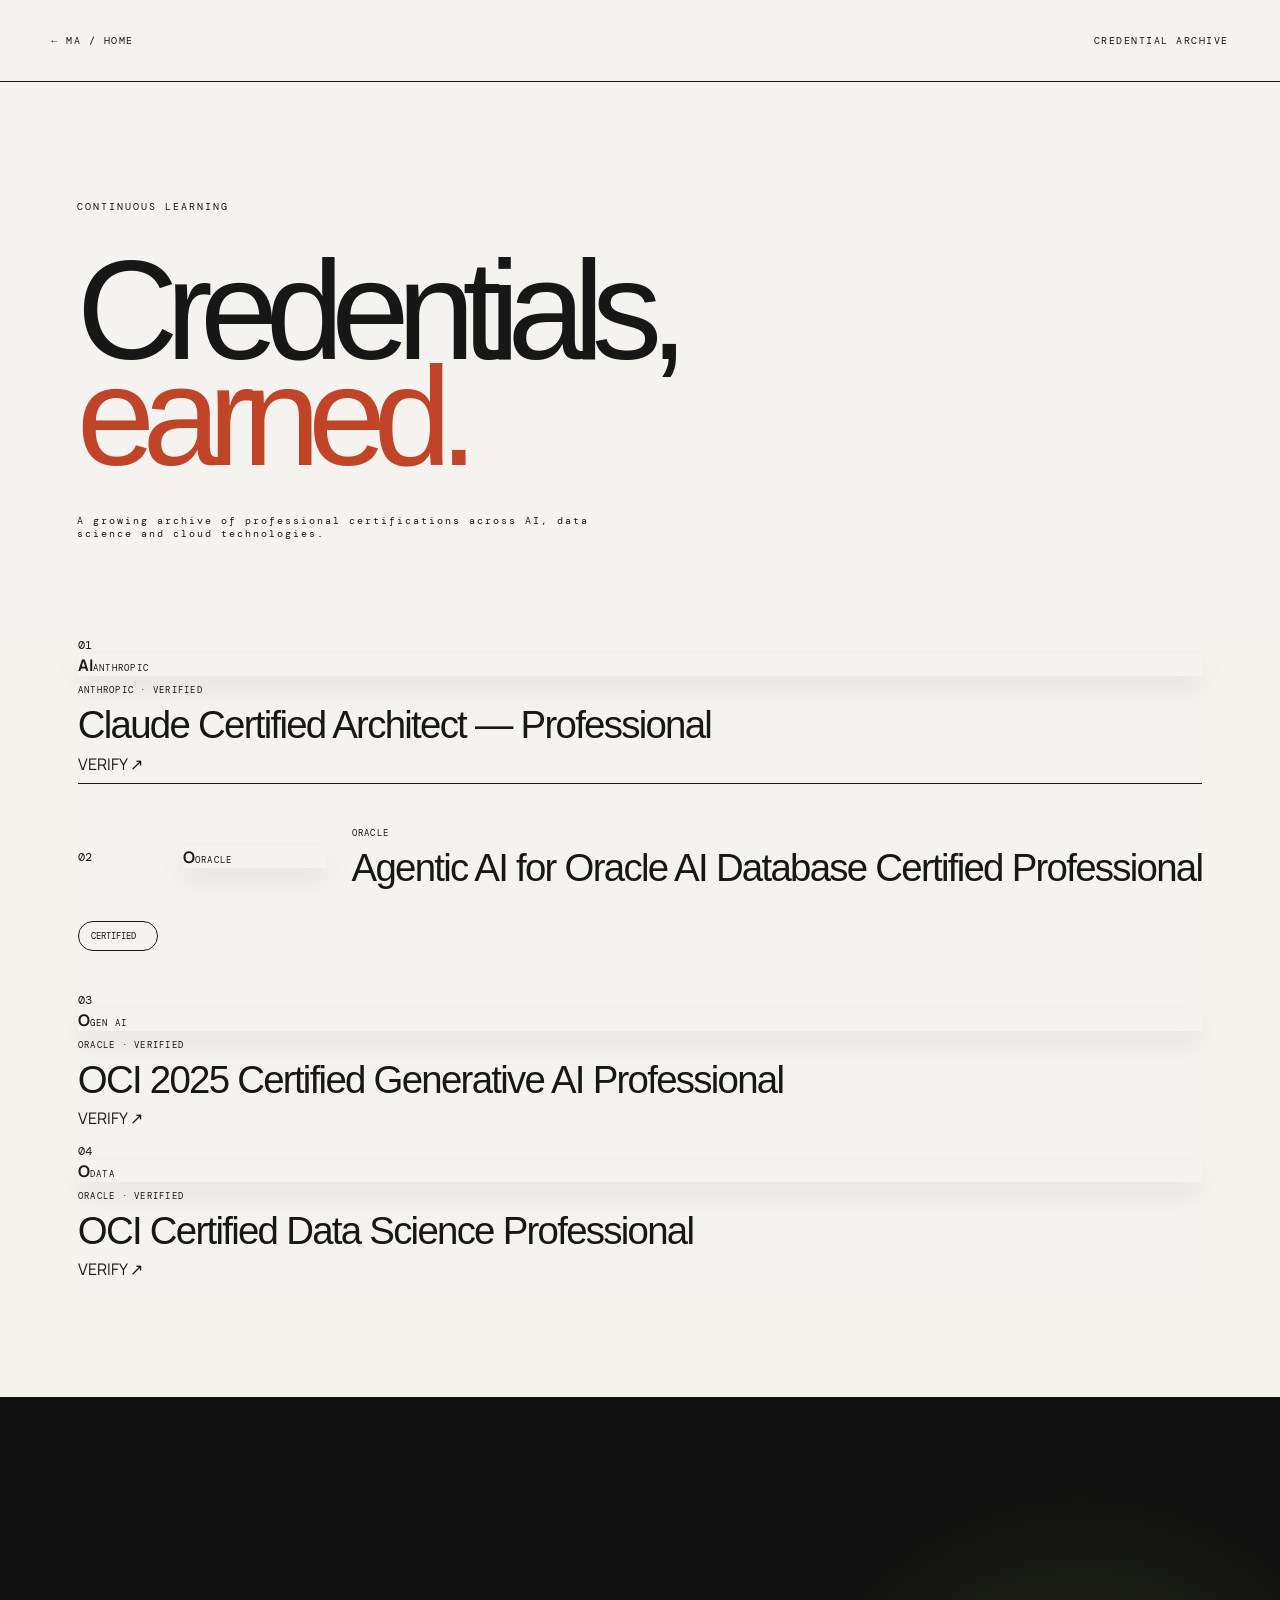
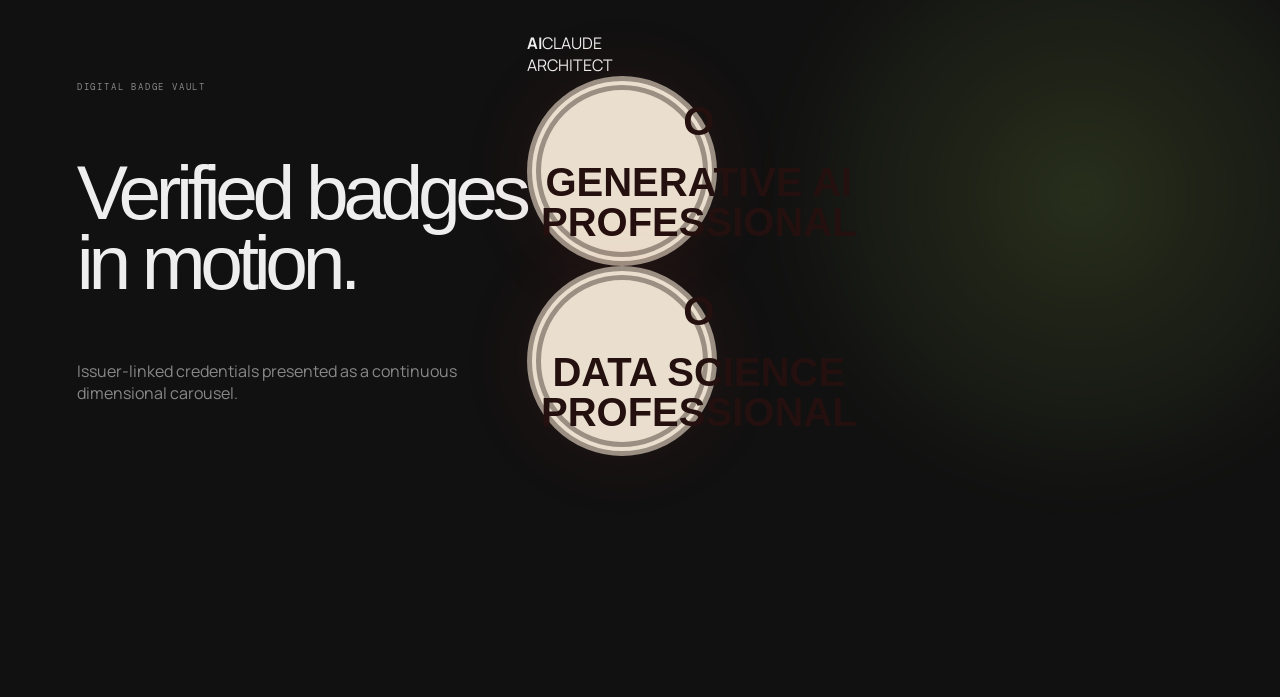
<file: credentials.html>
<!doctype html><html lang="en"><head><meta charset="UTF-8"><meta name="viewport" content="width=device-width,initial-scale=1"><title>Credentials — Mohammed Adnan A</title><link rel="preconnect" href="https://fonts.googleapis.com"><link rel="preconnect" href="https://fonts.gstatic.com" crossorigin><link href="https://fonts.googleapis.com/css2?family=DM+Mono:wght@300;400;500&family=Manrope:wght@400;500;600&family=Space+Grotesk:wght@400;500;600;700&display=swap" rel="stylesheet"><link rel="stylesheet" href="styles.css"><link rel="stylesheet" href="pages.css"></head><body class="credentials-page"><nav class="subnav"><a href="index.html">← MA / HOME</a><span>CREDENTIAL ARCHIVE</span></nav><header class="cred-hero"><p>CONTINUOUS LEARNING</p><h1>Credentials,<br><em>earned.</em></h1><p class="cred-lede">A growing archive of professional certifications across AI, data science and cloud technologies.</p></header><main class="credential-stack credential-visual-stack">
<a href="https://www.credly.com/badges/5159377c-3a57-4326-b5c8-932a5fc8a1da" target="_blank" rel="noreferrer"><b>01</b><div class="credential-thumb anth-thumb"><strong>AI</strong><small>ANTHROPIC</small></div><div><small>ANTHROPIC · VERIFIED</small><h2>Claude Certified Architect — Professional</h2></div><span>VERIFY ↗</span></a>
<article><b>02</b><div class="credential-thumb agentic-thumb"><strong>O</strong><small>ORACLE</small></div><div><small>ORACLE</small><h2>Agentic AI for Oracle AI Database Certified Professional</h2></div><span>CERTIFIED</span></article>
<a href="https://catalog-education.oracle.com/pls/certview/sharebadge?id=CB9A0832CC6A280B154C272FE5357F9803071005526B49596C230ED2986C3D4D" target="_blank" rel="noreferrer"><b>03</b><div class="credential-thumb oracle-thumb"><strong>O</strong><small>GEN AI</small></div><div><small>ORACLE · VERIFIED</small><h2>OCI 2025 Certified Generative AI Professional</h2></div><span>VERIFY ↗</span></a>
<a href="https://catalog-education.oracle.com/pls/certview/sharebadge?id=52E6E665563942339B1CAED1370CF0B5E3E8AED45B79D2A62EEDAB71DE732B0F" target="_blank" rel="noreferrer"><b>04</b><div class="credential-thumb oracle-thumb"><strong>O</strong><small>DATA</small></div><div><small>ORACLE · VERIFIED</small><h2>OCI Certified Data Science Professional</h2></div><span>VERIFY ↗</span></a>
</main><section class="badge-vault"><div class="badge-copy"><small>DIGITAL BADGE VAULT</small><h2>Verified badges<br>in motion.</h2><p>Issuer-linked credentials presented as a continuous dimensional carousel.</p></div><div class="badge-track"><a href="https://www.credly.com/badges/5159377c-3a57-4326-b5c8-932a5fc8a1da" target="_blank" rel="noreferrer" class="real-badge anth-badge"><b>AI</b><span>CLAUDE<br>ARCHITECT</span></a><a href="https://catalog-education.oracle.com/pls/certview/sharebadge?id=CB9A0832CC6A280B154C272FE5357F9803071005526B49596C230ED2986C3D4D" target="_blank" rel="noreferrer" class="real-badge oracle-badge"><b>O</b><span>GENERATIVE AI<br>PROFESSIONAL</span></a><a href="https://catalog-education.oracle.com/pls/certview/sharebadge?id=52E6E665563942339B1CAED1370CF0B5E3E8AED45B79D2A62EEDAB71DE732B0F" target="_blank" rel="noreferrer" class="real-badge oracle-badge"><b>O</b><span>DATA SCIENCE<br>PROFESSIONAL</span></a></div></section><script src="script.js"></script></body></html>
</file>
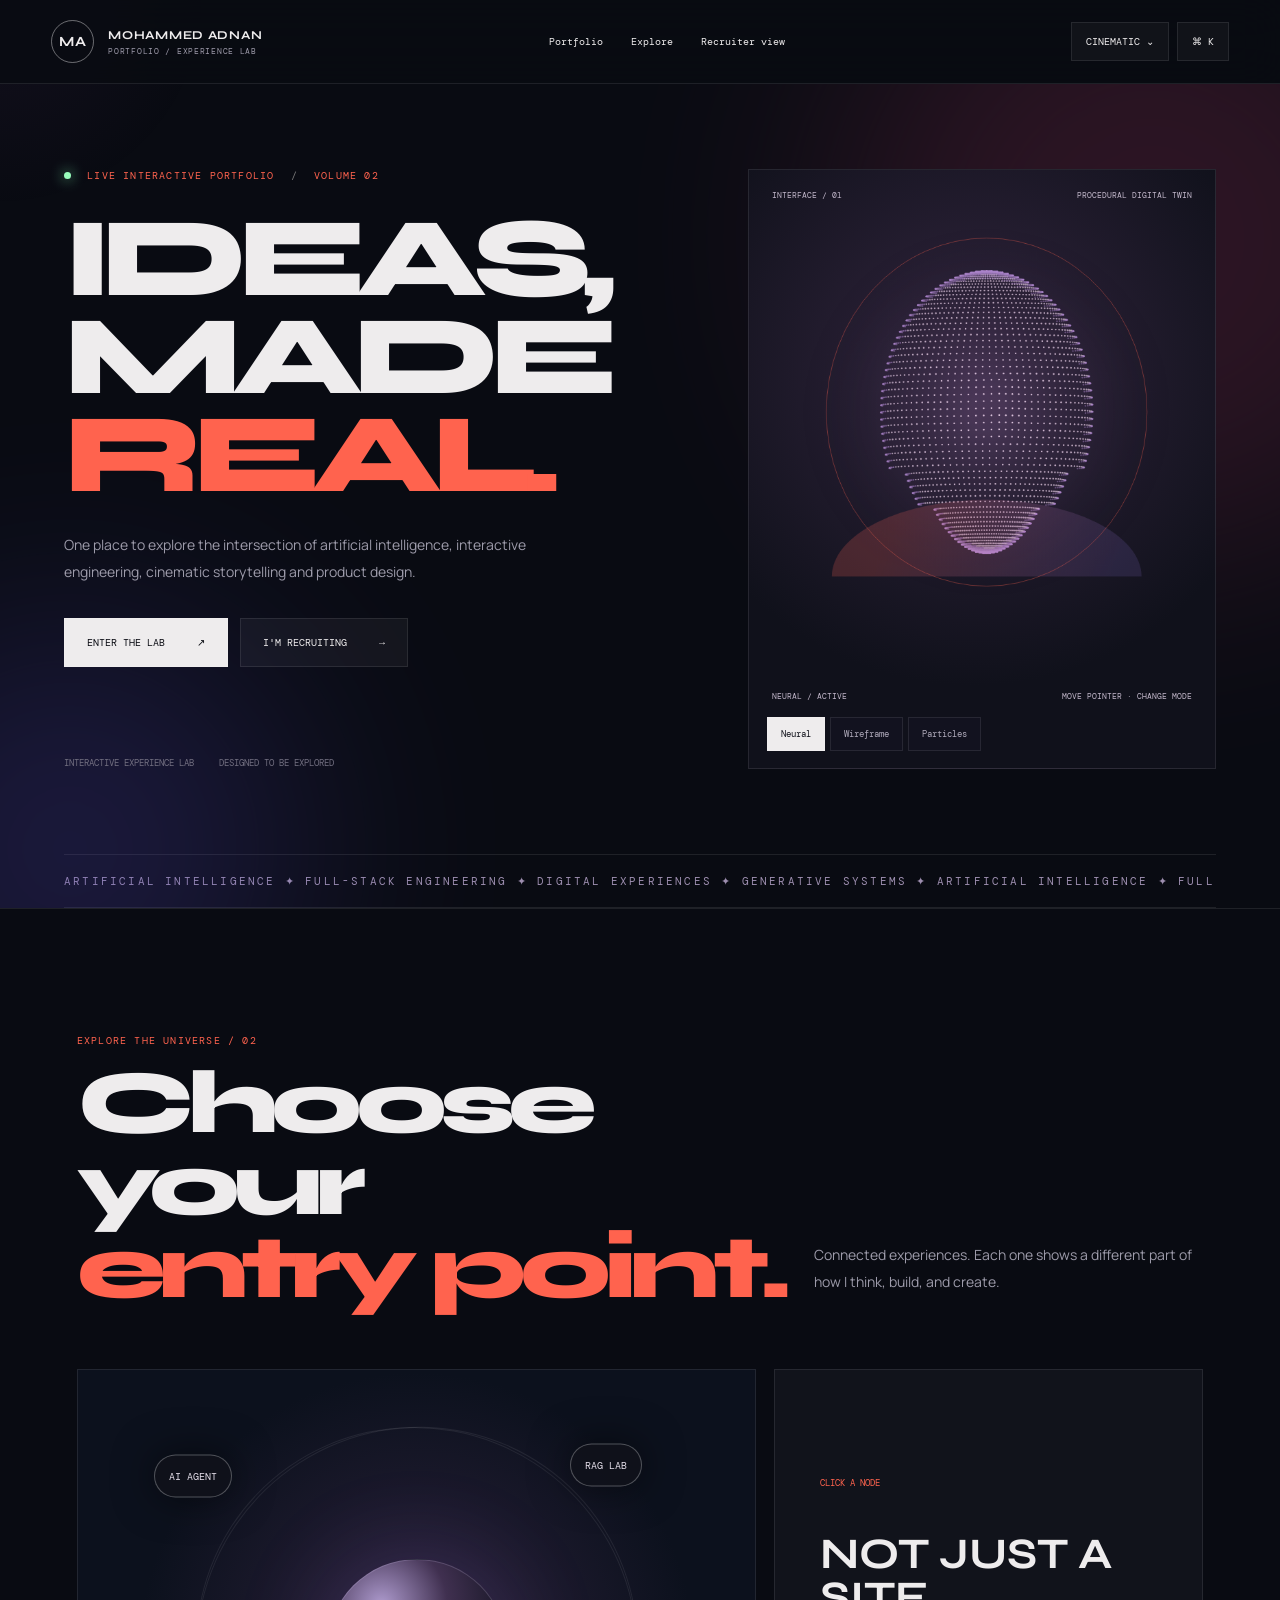
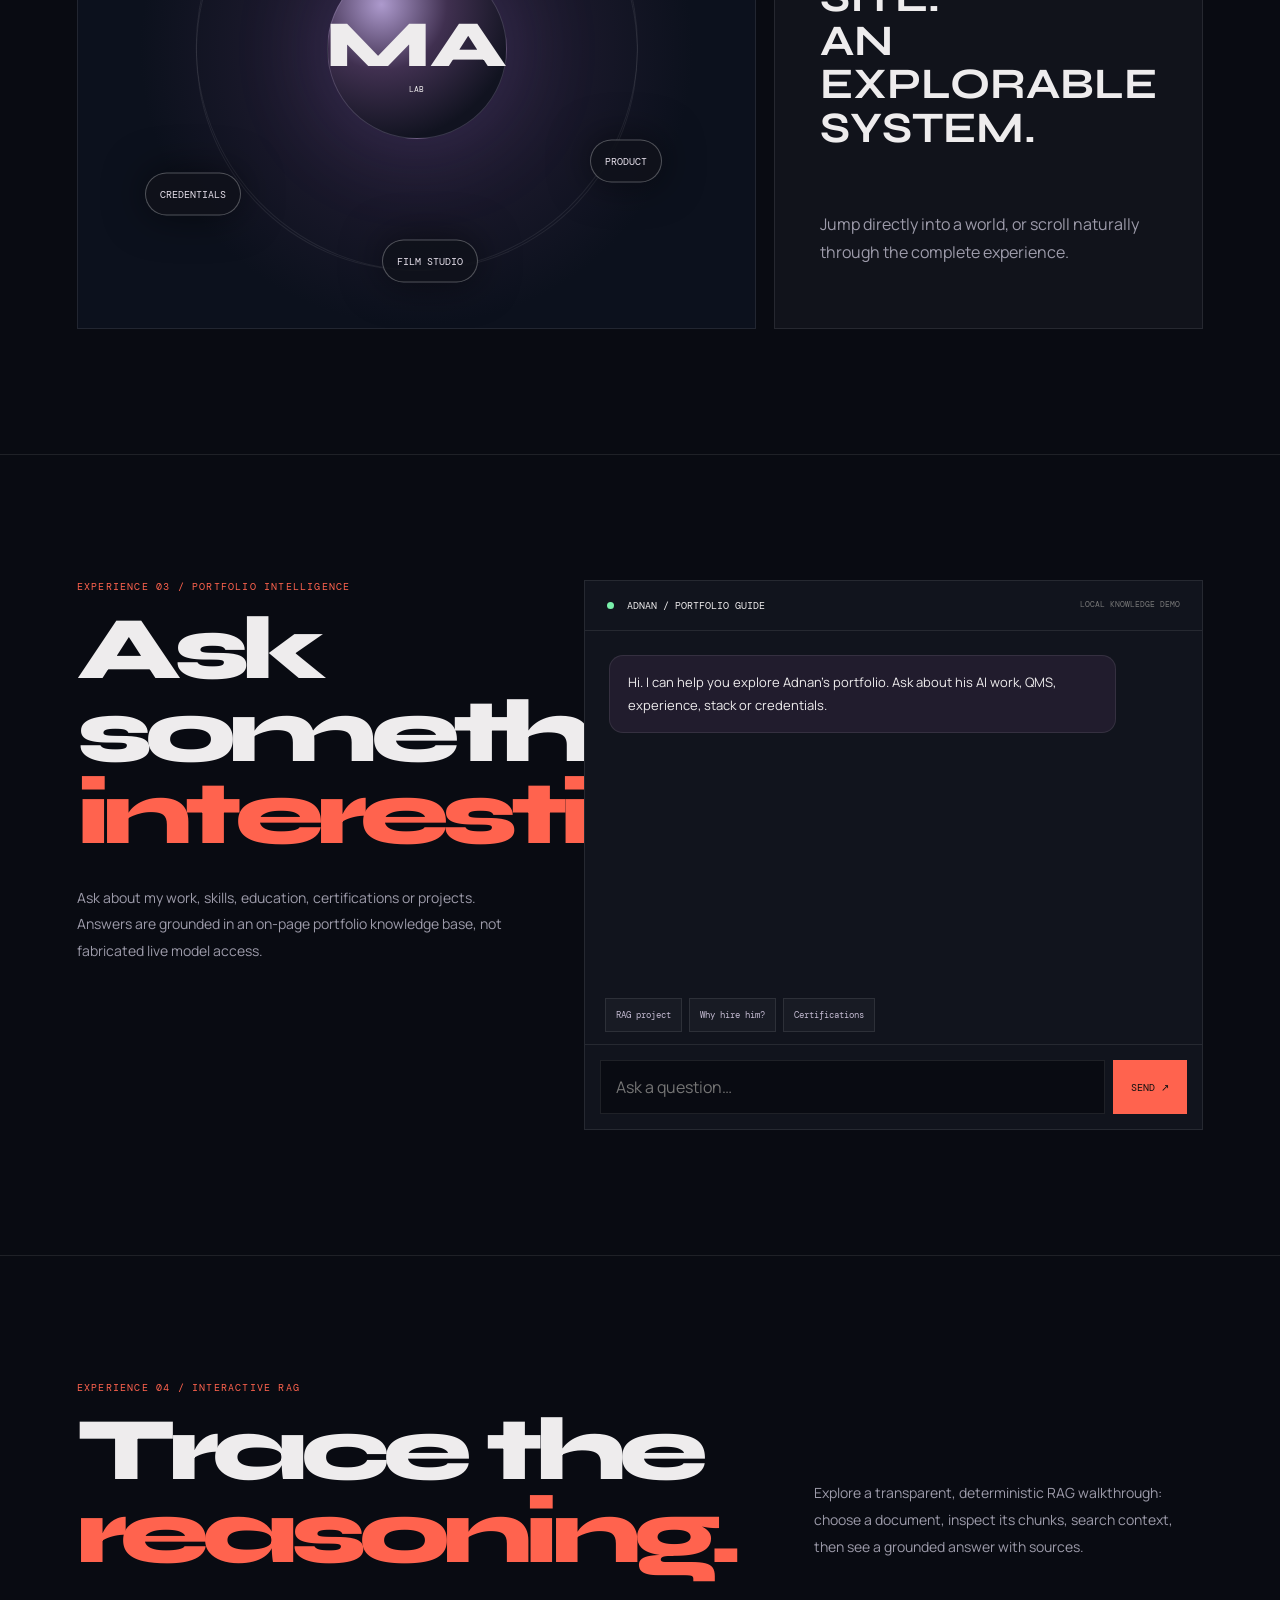
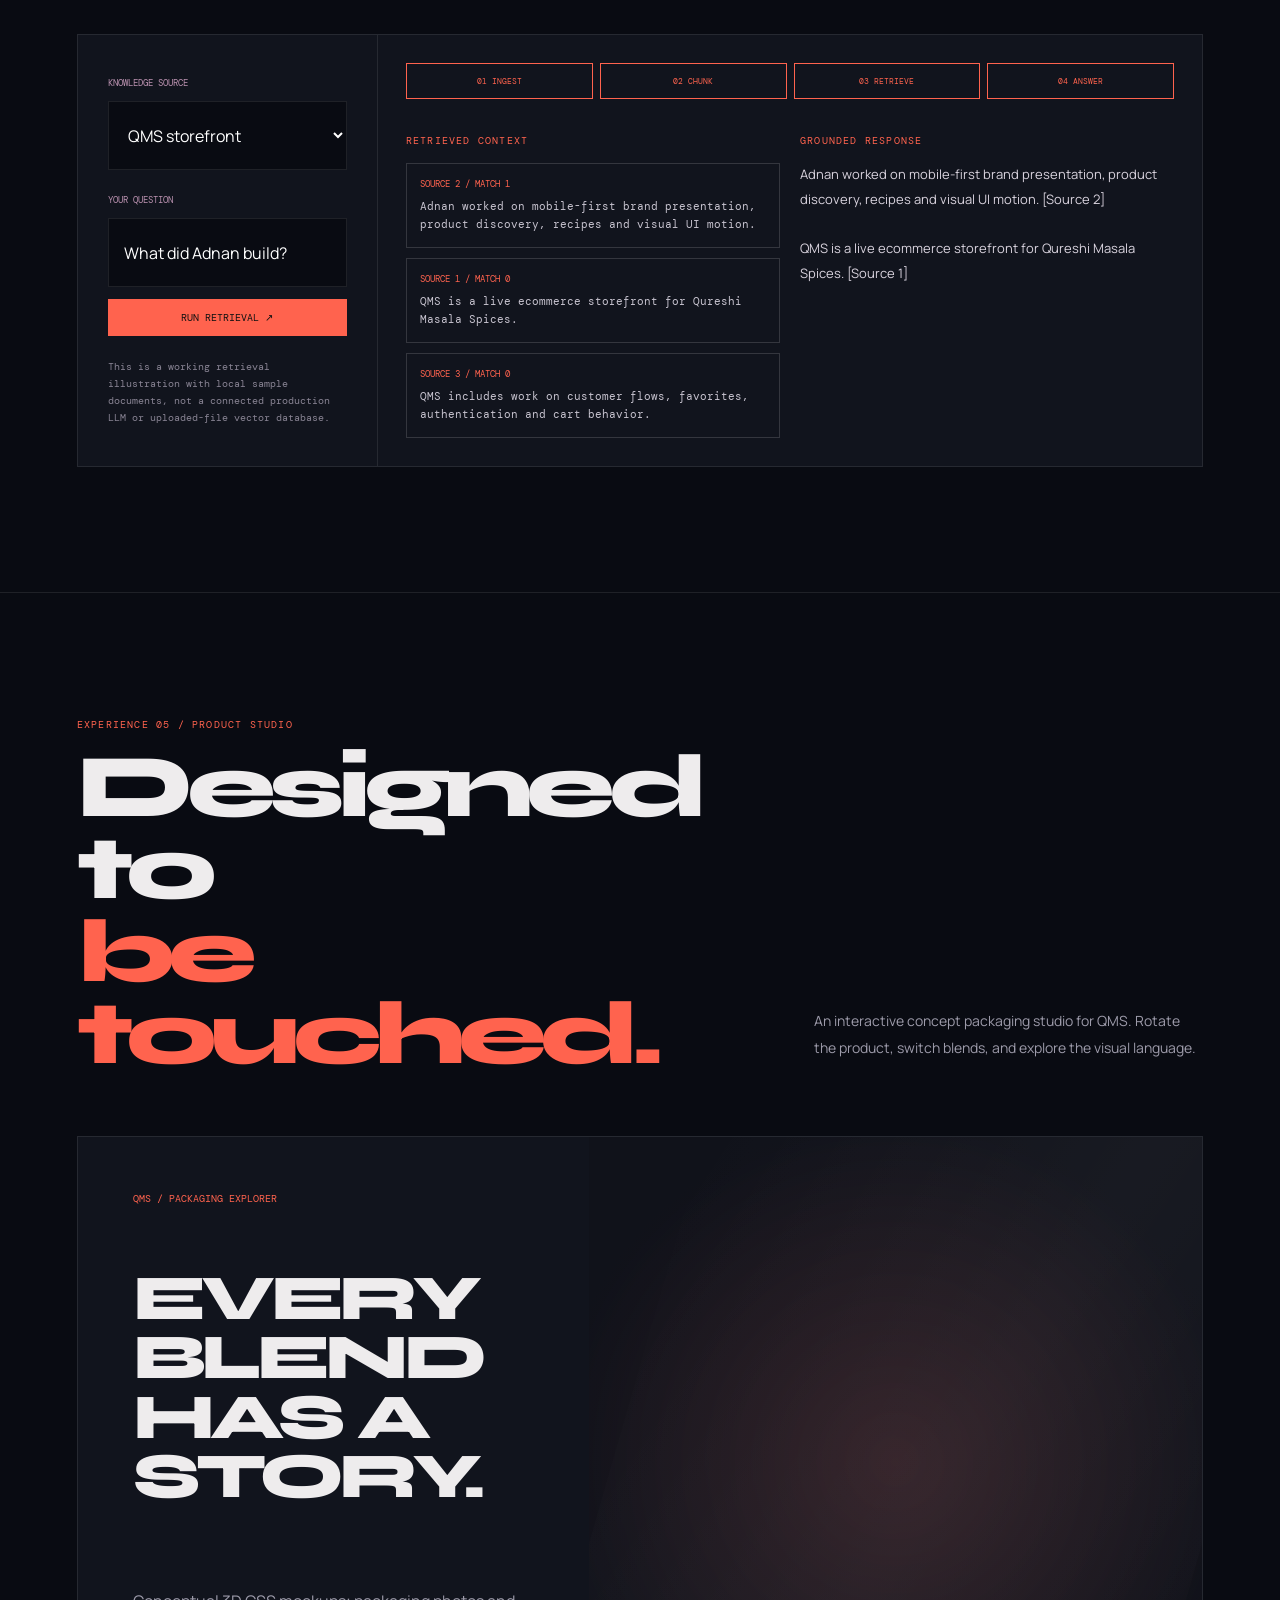
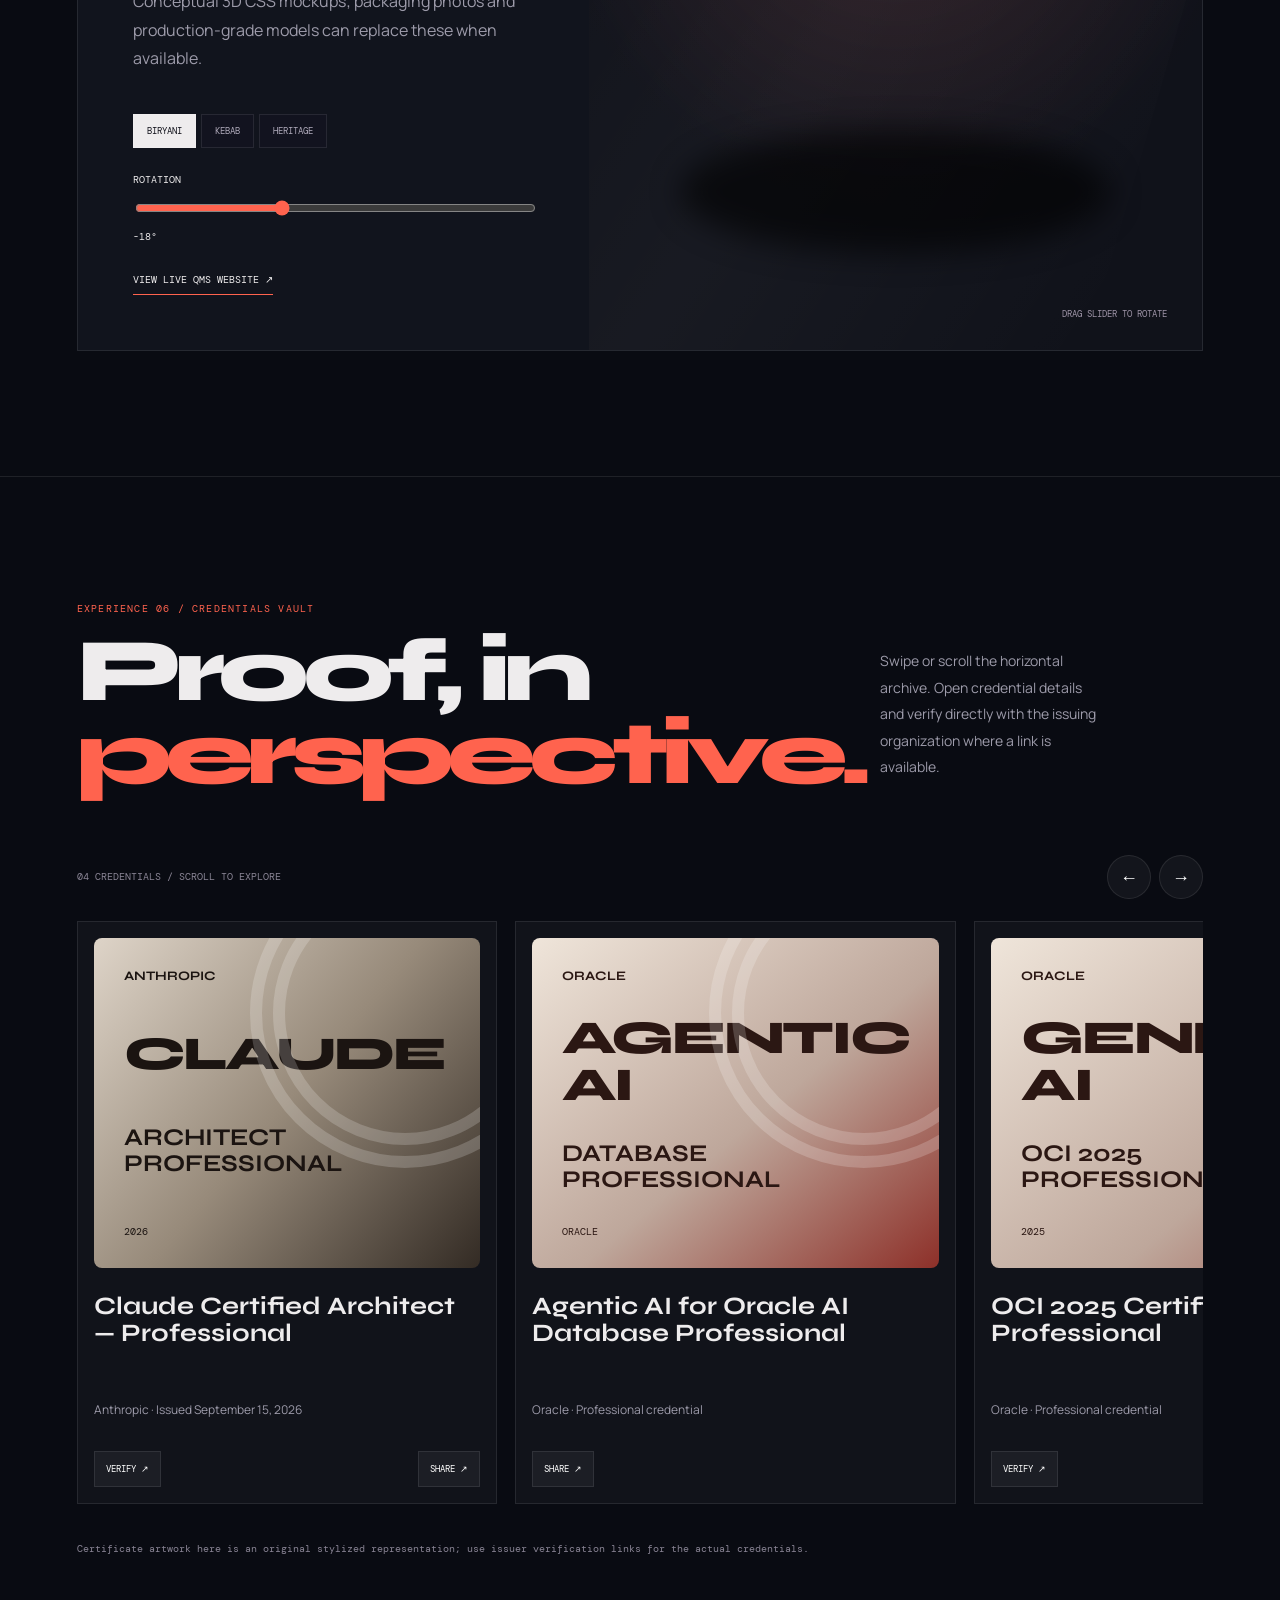
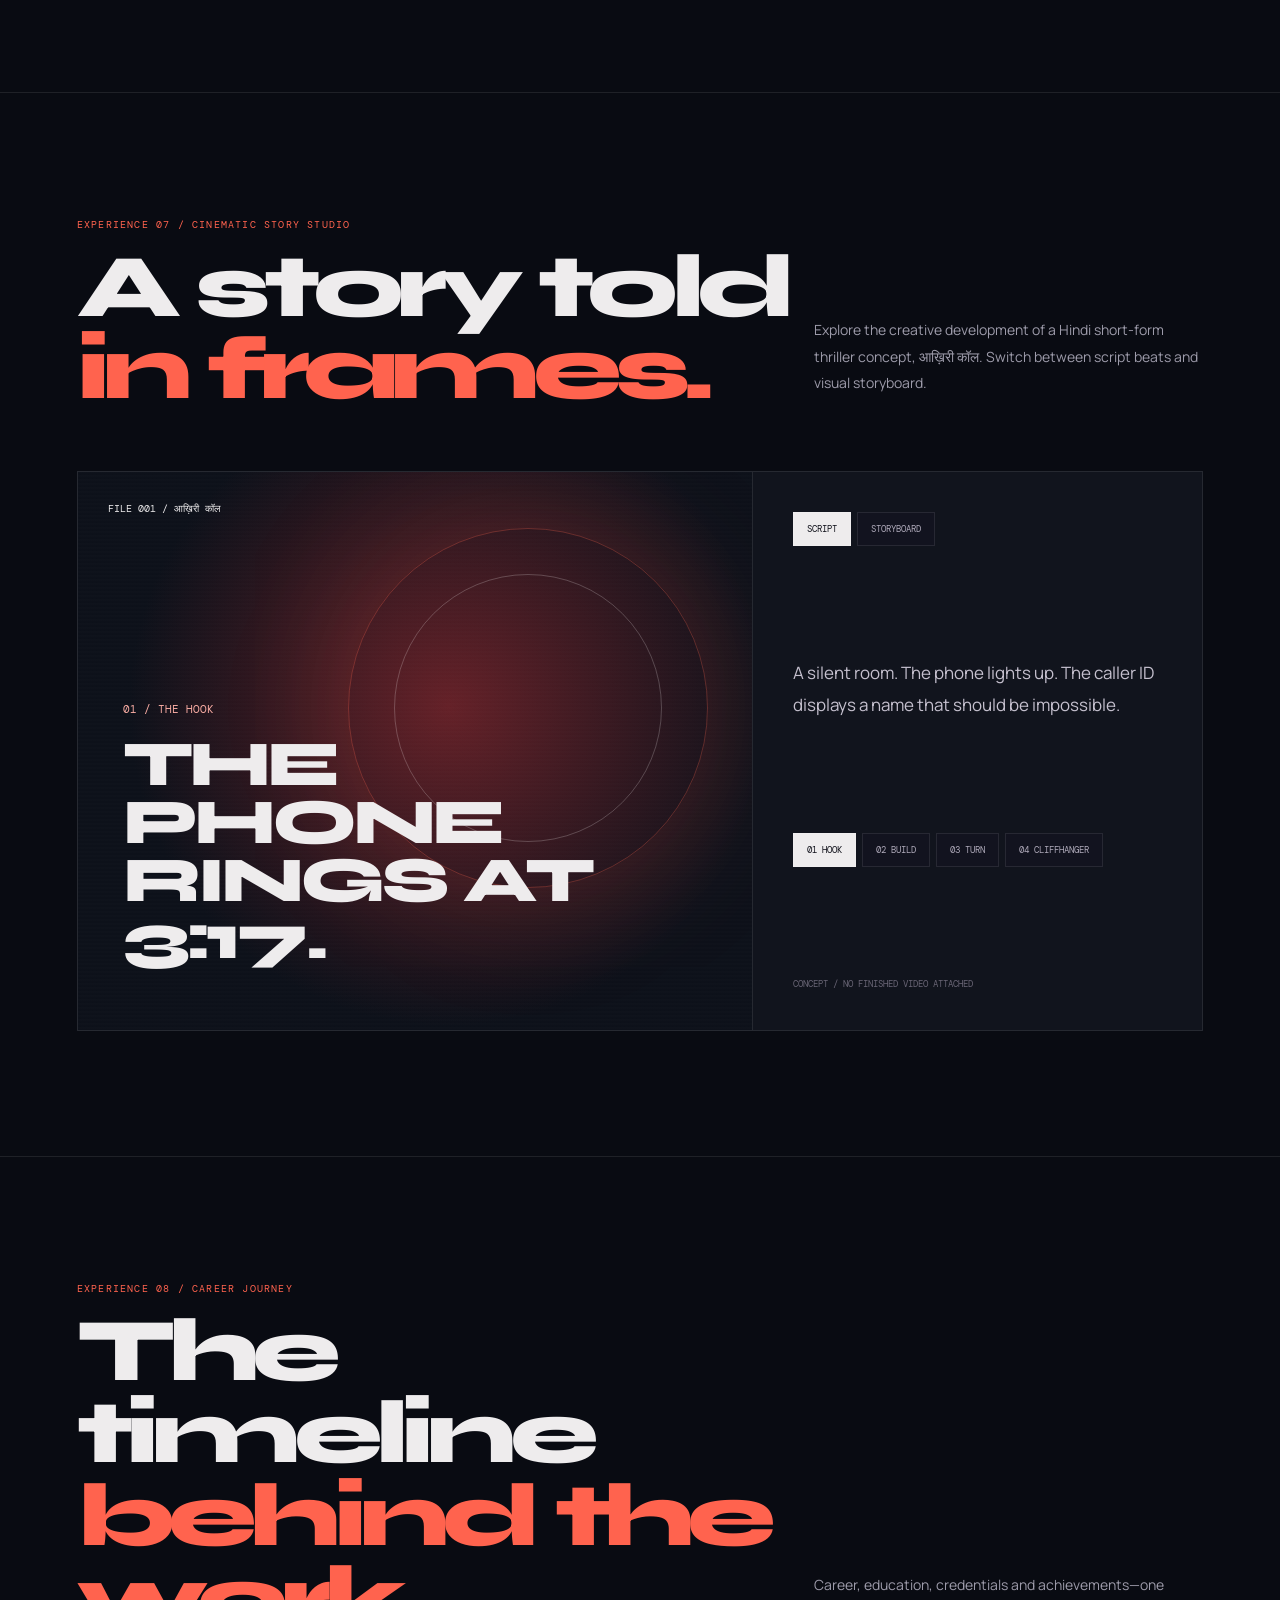
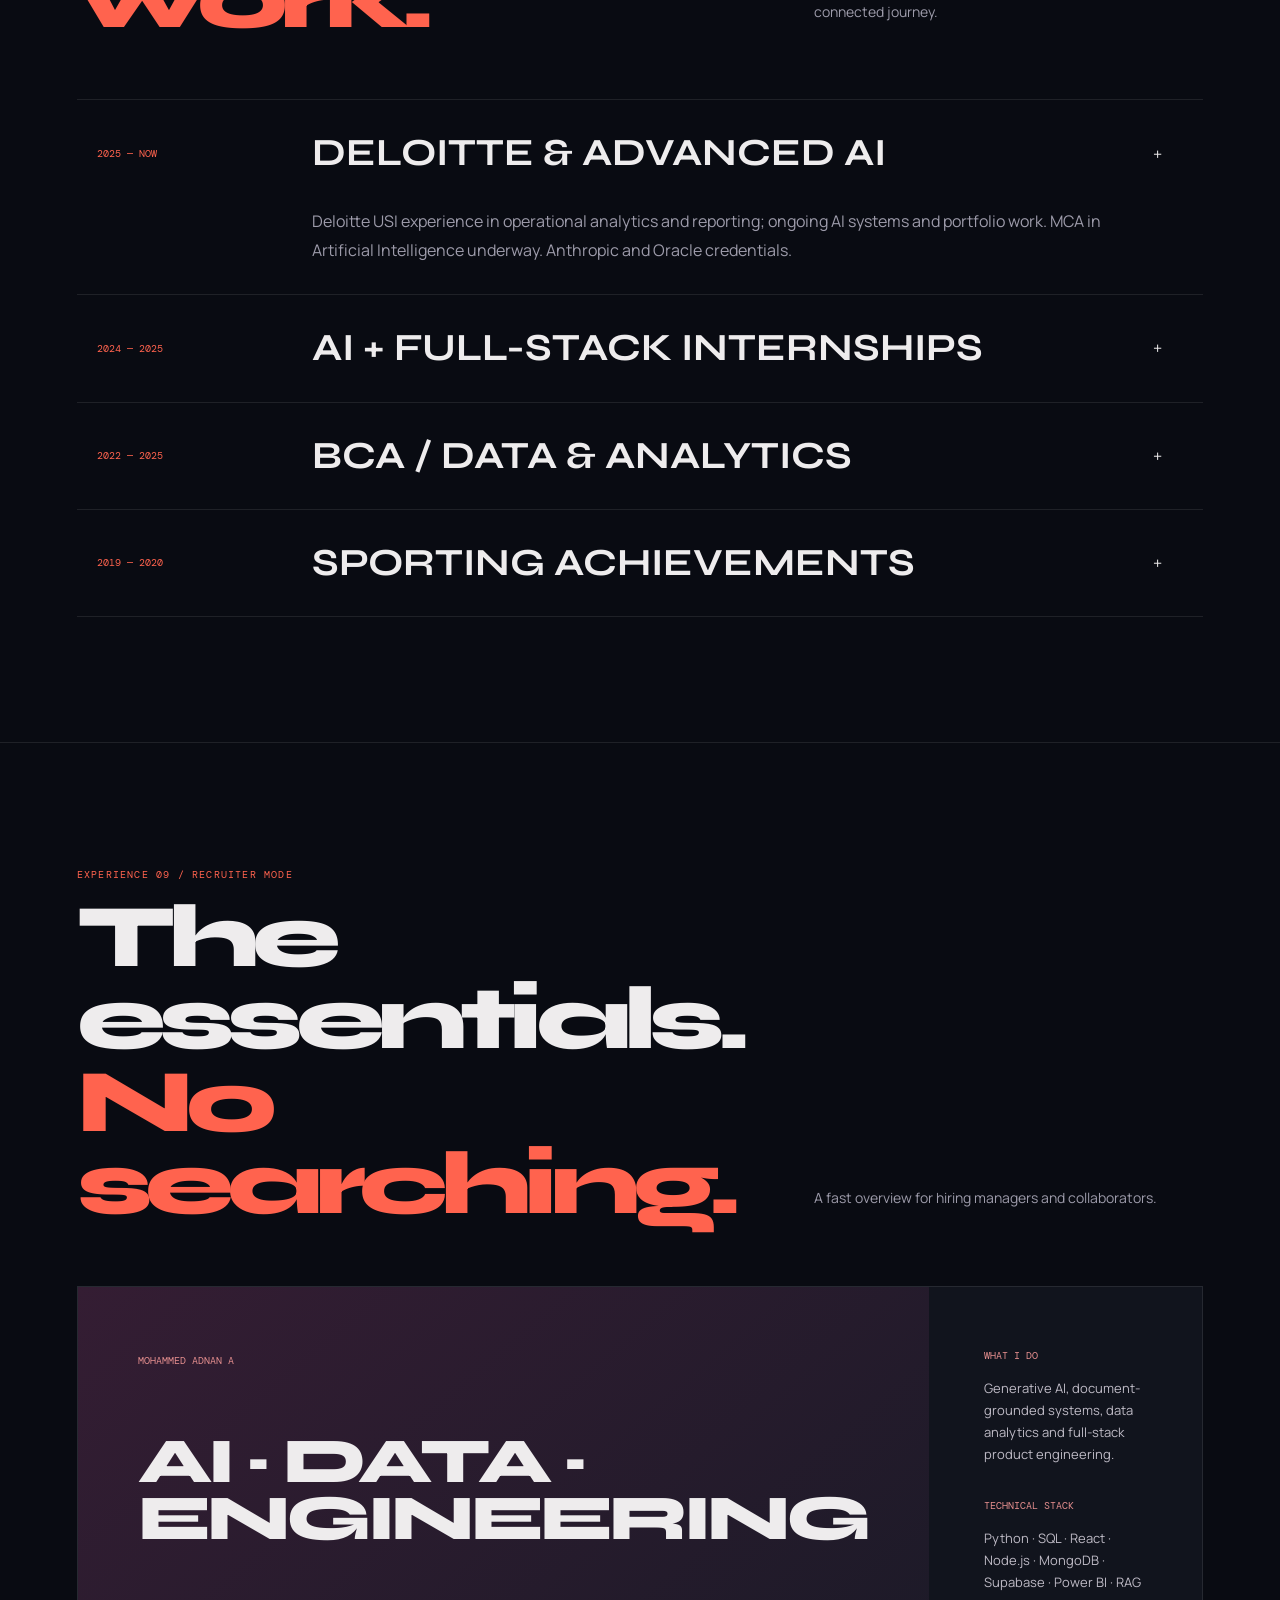
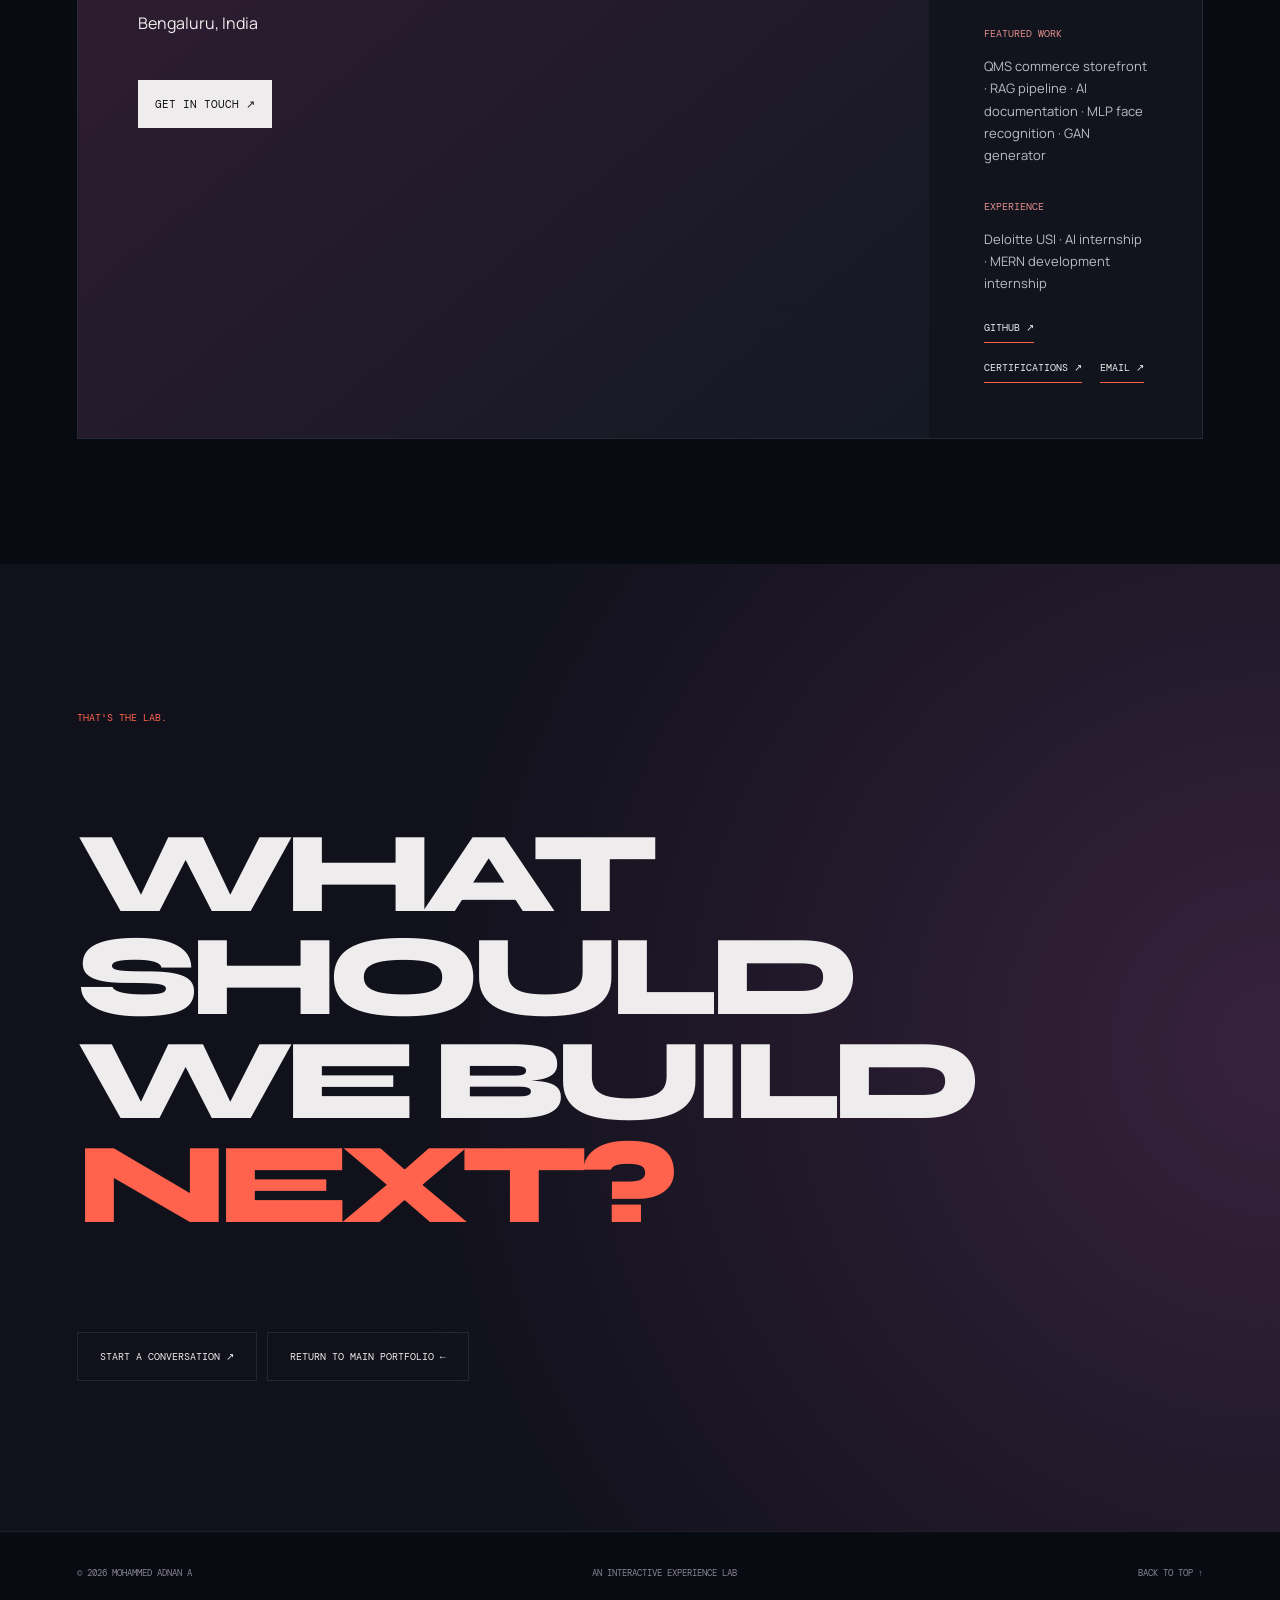
<file: experience-lab.html>
<!doctype html><html lang="en"><head><meta charset="utf-8"><meta name="viewport" content="width=device-width,initial-scale=1"><meta name="theme-color" content="#090b12"><meta name="description" content="Interactive experience lab of Mohammed Adnan A: AI, engineering, product design and creative experimentation."><title>Experience Lab — Mohammed Adnan A</title><link rel="preconnect" href="https://fonts.googleapis.com"><link href="https://fonts.googleapis.com/css2?family=DM+Mono:wght@400;500&family=Manrope:wght@400;500;600;700&family=Syne:wght@500;600;700;800&display=swap" rel="stylesheet"><link rel="stylesheet" href="lab.css"></head><body data-mode="cinematic">
<a class="skip" href="#content">Skip to content</a><div class="pointer-glow" aria-hidden="true"></div><div class="top-progress" aria-hidden="true"></div>
<header class="top"><a class="brand" href="index.html"><span class="brand-mark">MA</span><span>MOHAMMED ADNAN<small>PORTFOLIO / EXPERIENCE LAB</small></span></a><nav aria-label="Main"><a href="index.html">Portfolio</a><a href="#explore">Explore</a><a href="#recruiter">Recruiter view</a></nav><div class="top-actions"><button id="mode-button" aria-label="Change experience mode">CINEMATIC <span>⌄</span></button><button id="cmd-button" aria-label="Open command center">⌘ K</button></div></header>
<div id="mode-menu" class="mode-menu" hidden><button data-mode="cinematic">Cinematic — full effects</button><button data-mode="focus">Focus — minimal effects</button><button data-mode="lite">Lite — reduced graphics</button></div>
<main id="content"><section class="hero" id="intro"><div class="orb orb-a"></div><div class="orb orb-b"></div><div class="hero-grid"><div class="hero-copy"><div class="eyebrow"><span class="pulse"></span> LIVE INTERACTIVE PORTFOLIO <span class="slash">/</span> VOLUME 02</div><h1>IDEAS,<br>MADE <em>REAL.</em></h1><p>One place to explore the intersection of artificial intelligence, interactive engineering, cinematic storytelling and product design.</p><div class="hero-buttons"><a class="primary" href="#explore">ENTER THE LAB <span>↗</span></a><a class="secondary" href="#recruiter">I'M RECRUITING <span>→</span></a></div><div class="hero-foot"><span>INTERACTIVE EXPERIENCE LAB</span><span>DESIGNED TO BE EXPLORED</span></div></div>
<div class="avatar-stage" aria-label="Interactive stylized digital twin demonstration"><div class="avatar-hud"><span>INTERFACE / 01</span><span>PROCEDURAL DIGITAL TWIN</span></div><canvas id="avatar-canvas" width="680" height="740"></canvas><div class="avatar-caption"><span id="avatar-status">NEURAL / ACTIVE</span><span>MOVE POINTER · CHANGE MODE</span></div><div class="avatar-modes" role="group" aria-label="Digital twin style"><button class="selected" data-avatar="neural">Neural</button><button data-avatar="wire">Wireframe</button><button data-avatar="particles">Particles</button></div></div></div><div class="marquee" aria-hidden="true"><div>ARTIFICIAL INTELLIGENCE ✦ FULL-STACK ENGINEERING ✦ DIGITAL EXPERIENCES ✦ GENERATIVE SYSTEMS ✦ ARTIFICIAL INTELLIGENCE ✦ FULL-STACK ENGINEERING ✦</div></div></section>
<section class="section" id="explore"><div class="section-lead"><span class="kicker">EXPLORE THE UNIVERSE / 02</span><h2>Choose your<br><i>entry point.</i></h2><p>Connected experiences. Each one shows a different part of how I think, build, and create.</p></div><div class="universe"><div class="universe-map" id="universe-map"><div class="universe-core">MA<span>LAB</span></div><button data-jump="agent" style="--x:17%;--y:19%">AI AGENT</button><button data-jump="rag" style="--x:78%;--y:17%">RAG LAB</button><button data-jump="product" style="--x:81%;--y:70%">PRODUCT</button><button data-jump="certs" style="--x:17%;--y:76%">CREDENTIALS</button><button data-jump="film" style="--x:52%;--y:88%">FILM STUDIO</button><div class="orbit-line line-one"></div><div class="orbit-line line-two"></div></div><div class="universe-copy"><small>CLICK A NODE</small><h3>NOT JUST A SITE.<br>AN EXPLORABLE SYSTEM.</h3><p>Jump directly into a world, or scroll naturally through the complete experience.</p></div></div></section>
<section class="section section-duo" id="agent"><div class="section-lead"><span class="kicker">EXPERIENCE 03 / PORTFOLIO INTELLIGENCE</span><h2>Ask something<br><i>interesting.</i></h2><p>Ask about my work, skills, education, certifications or projects. Answers are grounded in an on-page portfolio knowledge base, not fabricated live model access.</p></div><div class="chat-shell"><div class="chat-head"><span class="chat-dot"></span> ADNAN / PORTFOLIO GUIDE <small>LOCAL KNOWLEDGE DEMO</small></div><div id="chat-feed" class="chat-feed" role="log" aria-live="polite"><div class="bubble bot">Hi. I can help you explore Adnan's portfolio. Ask about his AI work, QMS, experience, stack or credentials.</div></div><div class="prompt-chips"><button data-question="Tell me about the RAG project">RAG project</button><button data-question="Why should we hire Adnan?">Why hire him?</button><button data-question="What are his certifications?">Certifications</button></div><form id="chat-form" class="chat-form"><input id="chat-input" aria-label="Ask a question about the portfolio" placeholder="Ask a question…" required><button type="submit">SEND ↗</button></form></div></section>
<section class="section" id="rag"><div class="section-lead"><span class="kicker">EXPERIENCE 04 / INTERACTIVE RAG</span><h2>Trace the<br><i>reasoning.</i></h2><p>Explore a transparent, deterministic RAG walkthrough: choose a document, inspect its chunks, search context, then see a grounded answer with sources.</p></div><div class="rag-interface"><div class="rag-options"><label for="rag-doc">KNOWLEDGE SOURCE</label><select id="rag-doc"><option value="qms">QMS storefront</option><option value="deloitte">Deloitte experience</option><option value="ml">ML projects</option></select><label for="rag-question">YOUR QUESTION</label><input id="rag-question" value="What did Adnan build?"><button id="rag-run">RUN RETRIEVAL ↗</button><p class="small-note">This is a working retrieval illustration with local sample documents, not a connected production LLM or uploaded-file vector database.</p></div><div class="rag-results"><div class="pipeline"><div class="active">01 INGEST</div><div>02 CHUNK</div><div>03 RETRIEVE</div><div>04 ANSWER</div></div><div class="rag-columns"><div><span class="eyebrow">RETRIEVED CONTEXT</span><div id="rag-chunks" class="chunk-list">Select a knowledge source and run retrieval.</div></div><div><span class="eyebrow">GROUNDED RESPONSE</span><p id="rag-answer" class="rag-answer">Your sourced answer will appear here.</p></div></div></div></div></section>
<section class="section" id="product"><div class="section-lead"><span class="kicker">EXPERIENCE 05 / PRODUCT STUDIO</span><h2>Designed to<br><i>be touched.</i></h2><p>An interactive concept packaging studio for QMS. Rotate the product, switch blends, and explore the visual language.</p></div><div class="product-layout"><div class="product-controls"><span>QMS / PACKAGING EXPLORER</span><h3>EVERY BLEND<br>HAS A STORY.</h3><p>Conceptual 3D CSS mockups; packaging photos and production-grade models can replace these when available.</p><div class="choice"><button class="selected" data-flavor="biryani">BIRYANI</button><button data-flavor="kebab">KEBAB</button><button data-flavor="heritage">HERITAGE</button></div><div class="range"><label for="product-angle">ROTATION</label><input id="product-angle" type="range" min="-65" max="65" value="-18"><span id="angle-display">−18°</span></div><a href="https://www.qureshismasalaspices.com/" target="_blank" rel="noopener noreferrer">VIEW LIVE QMS WEBSITE ↗</a></div><div class="product-stage"><div class="studio-light"></div><div class="product-floor"></div><div id="pouch" class="pouch"><div class="pouch-front"><div class="pouch-seal"></div><small>AUTHENTIC BLENDS</small><strong>QMS</strong><div class="pouch-ring">✦</div><h4 id="pouch-name">BIRYANI<br>MASALA</h4><span>PURE FLAVOUR · ENDLESS TASTE</span></div><div class="pouch-side"></div></div><span class="stage-note">DRAG SLIDER TO ROTATE</span></div></div></section>
<section class="section" id="certs"><div class="section-lead"><span class="kicker">EXPERIENCE 06 / CREDENTIALS VAULT</span><h2>Proof, in<br><i>perspective.</i></h2><p>Swipe or scroll the horizontal archive. Open credential details and verify directly with the issuing organization where a link is available.</p></div><div class="carousel-controls"><span>04 CREDENTIALS / SCROLL TO EXPLORE</span><div><button id="cert-left" aria-label="Previous credential">←</button><button id="cert-right" aria-label="Next credential">→</button></div></div><div id="cert-track" class="cert-track" tabindex="0" aria-label="Horizontal credential cards"><article class="cert" data-cert="Claude Certified Architect — Professional"><div class="cert-cover anth"><span>ANTHROPIC</span><strong>CLAUDE</strong><b>ARCHITECT<br>PROFESSIONAL</b><small>2026</small></div><h3>Claude Certified Architect — Professional</h3><p>Anthropic · Issued September 15, 2026</p><div><a href="https://www.credly.com/badges/5159377c-3a57-4326-b5c8-932a5fc8a1da" target="_blank" rel="noopener noreferrer">VERIFY ↗</a><button class="cert-share">SHARE ↗</button></div></article><article class="cert" data-cert="Agentic AI for Oracle AI Database Certified Professional"><div class="cert-cover oracle"><span>ORACLE</span><strong>AGENTIC AI</strong><b>DATABASE<br>PROFESSIONAL</b><small>ORACLE</small></div><h3>Agentic AI for Oracle AI Database Professional</h3><p>Oracle · Professional credential</p><div><button class="cert-share">SHARE ↗</button></div></article><article class="cert" data-cert="OCI 2025 Generative AI Professional"><div class="cert-cover oracle"><span>ORACLE</span><strong>GENERATIVE AI</strong><b>OCI 2025<br>PROFESSIONAL</b><small>2025</small></div><h3>OCI 2025 Certified Generative AI Professional</h3><p>Oracle · Professional credential</p><div><a href="https://catalog-education.oracle.com/pls/certview/sharebadge?id=CB9A0832CC6A280B154C272FE5357F9803071005526B49596C230ED2986C3D4D" target="_blank" rel="noopener noreferrer">VERIFY ↗</a><button class="cert-share">SHARE ↗</button></div></article><article class="cert" data-cert="OCI 2025 Data Science Professional"><div class="cert-cover oracle"><span>ORACLE</span><strong>DATA SCIENCE</strong><b>OCI 2025<br>PROFESSIONAL</b><small>2025</small></div><h3>OCI 2025 Certified Data Science Professional</h3><p>Oracle · Professional credential</p><div><a href="https://catalog-education.oracle.com/pls/certview/sharebadge?id=52E6E665563942339B1CAED1370CF0B5E3E8AED45B79D2A62EEDAB71DE732B0F" target="_blank" rel="noopener noreferrer">VERIFY ↗</a><button class="cert-share">SHARE ↗</button></div></article></div><p class="small-note">Certificate artwork here is an original stylized representation; use issuer verification links for the actual credentials.</p></section>
<section class="section" id="film"><div class="section-lead"><span class="kicker">EXPERIENCE 07 / CINEMATIC STORY STUDIO</span><h2>A story told<br><i>in frames.</i></h2><p>Explore the creative development of a Hindi short-form thriller concept, आख़िरी कॉल. Switch between script beats and visual storyboard.</p></div><div class="film-layout"><div class="film-screen"><div class="film-rings"></div><span class="film-time">FILE 001 / आख़िरी कॉल</span><div id="film-frame"><span id="film-beat-number">01 / THE HOOK</span><h3 id="film-visual">THE PHONE<br>RINGS AT 3:17.</h3></div><div class="film-stripes"></div></div><div class="film-script"><div class="film-tabs"><button class="selected" data-film="script">SCRIPT</button><button data-film="storyboard">STORYBOARD</button></div><div id="film-text">A silent room. The phone lights up. The caller ID displays a name that should be impossible.</div><div class="film-steps"><button class="selected" data-beat="0">01 HOOK</button><button data-beat="1">02 BUILD</button><button data-beat="2">03 TURN</button><button data-beat="3">04 CLIFFHANGER</button></div><small>CONCEPT / NO FINISHED VIDEO ATTACHED</small></div></div></section>
<section class="section" id="timeline"><div class="section-lead"><span class="kicker">EXPERIENCE 08 / CAREER JOURNEY</span><h2>The timeline<br><i>behind the work.</i></h2><p>Career, education, credentials and achievements—one connected journey.</p></div><div class="timeline"><details open><summary><span>2025 — NOW</span><b>DELOITTE & ADVANCED AI</b><i>+</i></summary><p>Deloitte USI experience in operational analytics and reporting; ongoing AI systems and portfolio work. MCA in Artificial Intelligence underway. Anthropic and Oracle credentials.</p></details><details><summary><span>2024 — 2025</span><b>AI + FULL-STACK INTERNSHIPS</b><i>+</i></summary><p>Artificial intelligence internship and MERN development through AICTE, EY and Edunet; model experimentation and full-stack development.</p></details><details><summary><span>2022 — 2025</span><b>BCA / DATA & ANALYTICS</b><i>+</i></summary><p>Presidency College, Bangalore. Bachelor of Computer Applications with data and AI focus.</p></details><details><summary><span>2019 — 2020</span><b>SPORTING ACHIEVEMENTS</b><i>+</i></summary><p>National-level hockey gold and zonal-level shooting experience.</p></details></div></section>
<section class="section recruiter" id="recruiter"><div class="section-lead"><span class="kicker">EXPERIENCE 09 / RECRUITER MODE</span><h2>The essentials.<br><i>No searching.</i></h2><p>A fast overview for hiring managers and collaborators.</p></div><div class="recruiter-grid"><div class="recruiter-head"><span>MOHAMMED ADNAN A</span><h3>AI · DATA ·<br>ENGINEERING</h3><p>Bengaluru, India</p><a href="mailto:mohammedadnan170204@gmail.com">GET IN TOUCH ↗</a></div><div><small>WHAT I DO</small><p>Generative AI, document-grounded systems, data analytics and full-stack product engineering.</p><small>TECHNICAL STACK</small><p>Python · SQL · React · Node.js · MongoDB · Supabase · Power BI · RAG</p><small>FEATURED WORK</small><p>QMS commerce storefront · RAG pipeline · AI documentation · MLP face recognition · GAN generator</p><small>EXPERIENCE</small><p>Deloitte USI · AI internship · MERN development internship</p><div class="recruiter-links"><a href="https://github.com/Adnxnn" target="_blank" rel="noopener noreferrer">GITHUB ↗</a><a href="index.html#credentials">CERTIFICATIONS ↗</a><a href="mailto:mohammedadnan170204@gmail.com?subject=Portfolio%20opportunity">EMAIL ↗</a></div></div></div></section>
<section class="end"><span>THAT'S THE LAB.</span><h2>WHAT SHOULD<br>WE BUILD <em>NEXT?</em></h2><a href="mailto:mohammedadnan170204@gmail.com">START A CONVERSATION ↗</a><a href="index.html">RETURN TO MAIN PORTFOLIO ←</a></section></main>
<footer><span>© 2026 MOHAMMED ADNAN A</span><span>AN INTERACTIVE EXPERIENCE LAB</span><a href="#intro">BACK TO TOP ↑</a></footer>
<div id="command" class="command" hidden><div class="command-inner" role="dialog" aria-modal="true" aria-label="Command center"><div class="command-head"><b>COMMAND CENTER</b><button id="command-close" aria-label="Close command center">✕</button></div><input id="command-input" placeholder="Search projects, skills or pages…" aria-label="Search commands"><div id="command-results"></div><small>↑ ↓ NAVIGATE · ENTER OPEN · ESC CLOSE</small></div></div>
<script src="lab.js" defer></script></body></html>
</file>
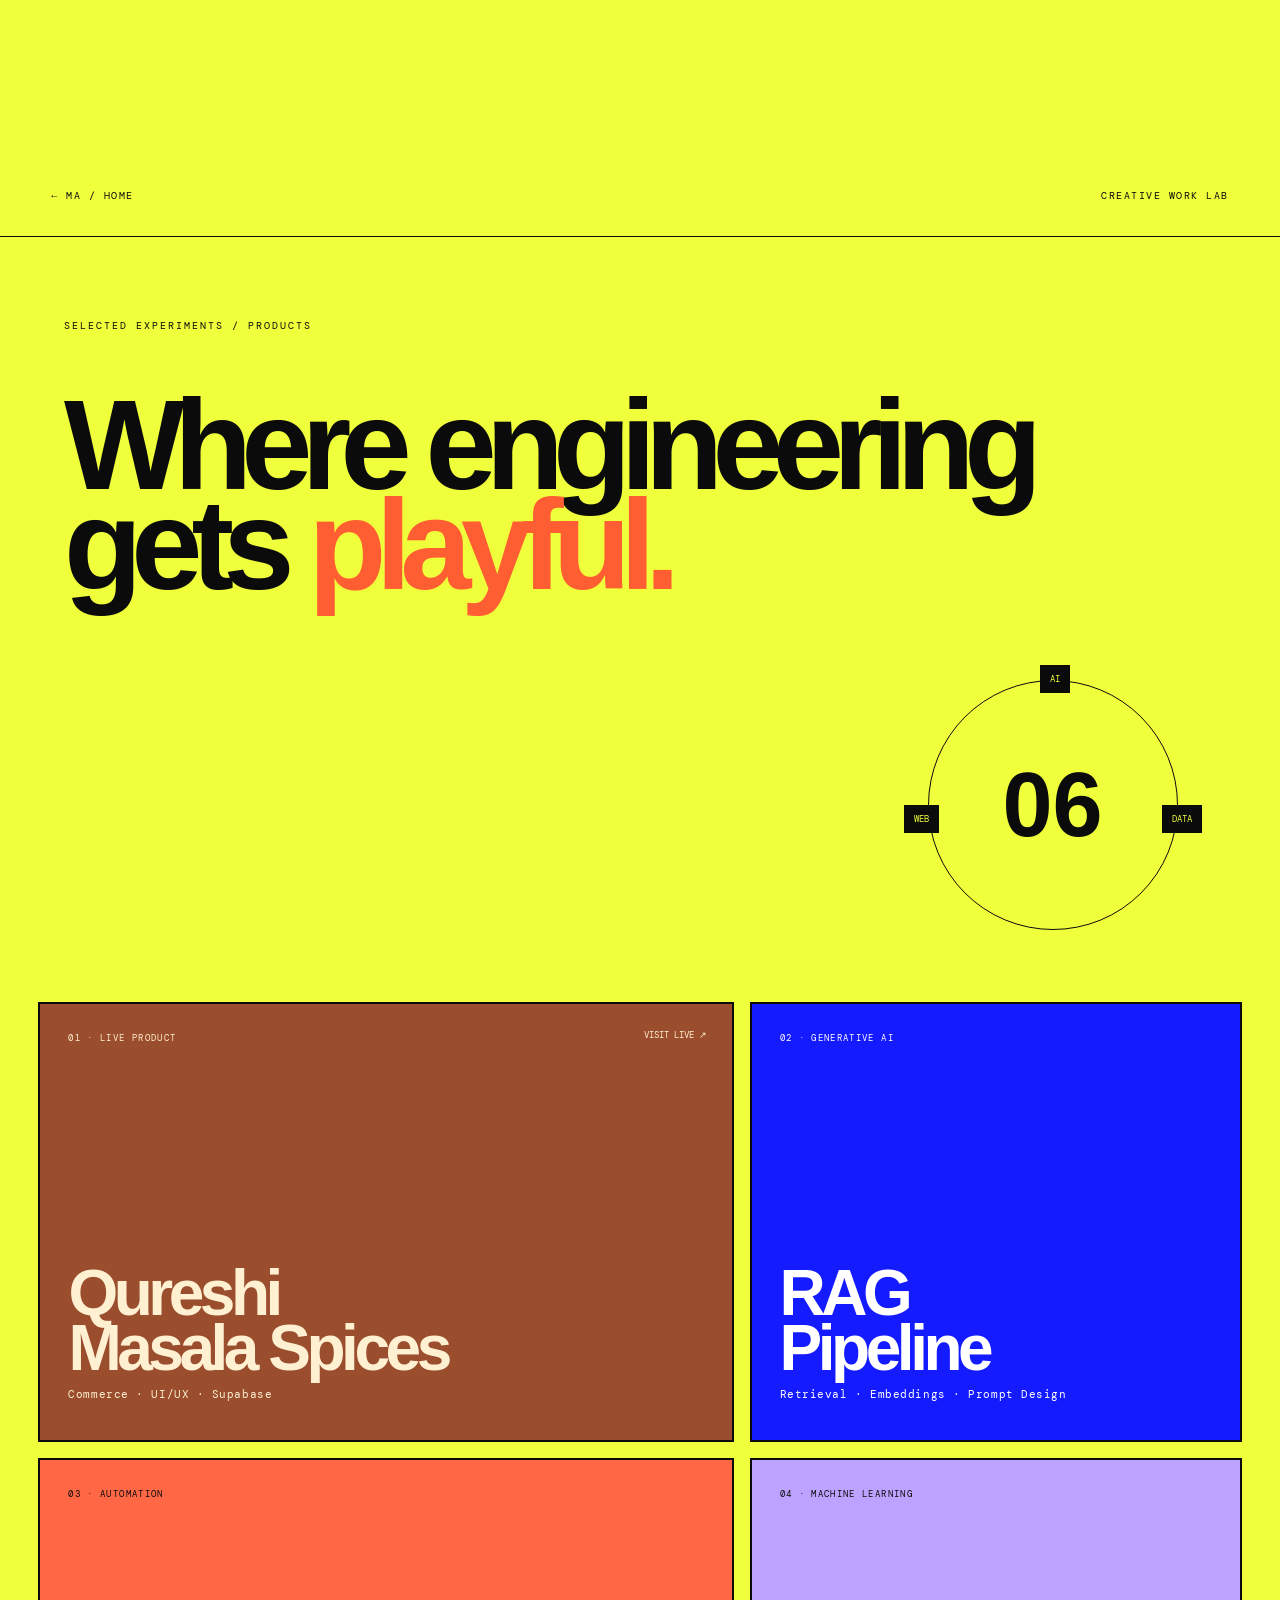
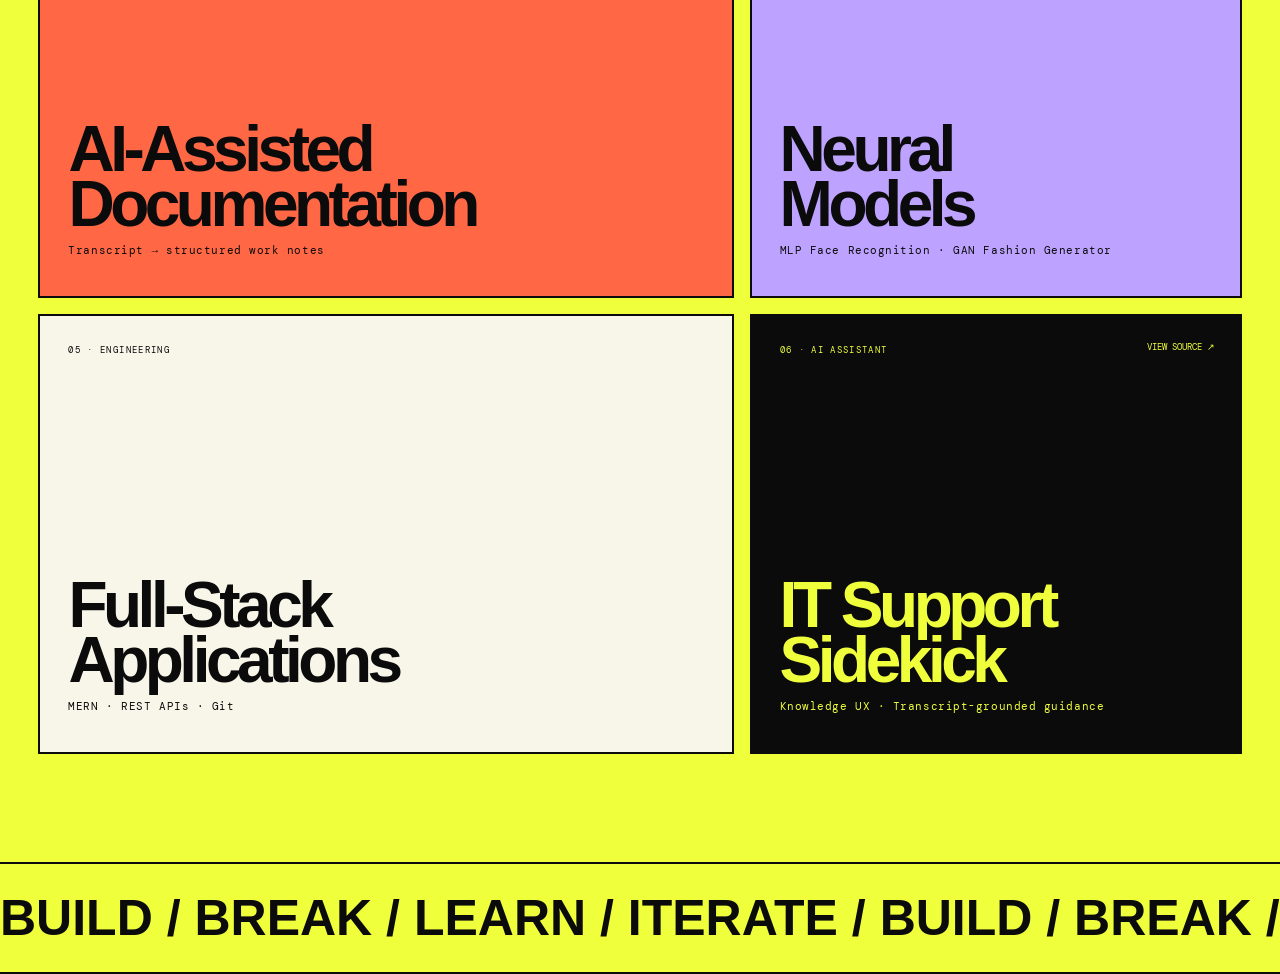
<file: work.html>
<!doctype html><html lang="en"><head><meta charset="UTF-8"><meta name="viewport" content="width=device-width,initial-scale=1"><title>Work Lab — Mohammed Adnan A</title><link rel="preconnect" href="https://fonts.googleapis.com"><link rel="preconnect" href="https://fonts.gstatic.com" crossorigin><link href="https://fonts.googleapis.com/css2?family=DM+Mono:wght@300;400;500&family=Manrope:wght@400;500;600&family=Space+Grotesk:wght@400;500;600;700&display=swap" rel="stylesheet"><link rel="stylesheet" href="styles.css"><link rel="stylesheet" href="pages.css"></head><body class="work-page"><canvas id="shader-bg" aria-hidden="true"></canvas><nav class="subnav light"><a href="index.html">← MA / HOME</a><span>CREATIVE WORK LAB</span></nav><header class="lab-hero"><p>SELECTED EXPERIMENTS / PRODUCTS</p><h1>Where engineering<br>gets <i>playful.</i></h1><div class="lab-orbit"><span>AI</span><span>DATA</span><span>WEB</span><b>06</b></div></header><section class="lab-grid">
<a class="lab-card qms-lab" href="https://www.qureshismasalaspices.com/" target="_blank"><small>01 · LIVE PRODUCT</small><h2>Qureshi<br>Masala Spices</h2><p>Commerce · UI/UX · Supabase</p><i>VISIT LIVE ↗</i></a>
<article class="lab-card rag-lab"><small>02 · GENERATIVE AI</small><h2>RAG<br>Pipeline</h2><p>Retrieval · Embeddings · Prompt Design</p></article>
<article class="lab-card docs-lab"><small>03 · AUTOMATION</small><h2>AI-Assisted<br>Documentation</h2><p>Transcript → structured work notes</p></article>
<article class="lab-card neural-lab"><small>04 · MACHINE LEARNING</small><h2>Neural<br>Models</h2><p>MLP Face Recognition · GAN Fashion Generator</p></article>
<article class="lab-card stack-lab"><small>05 · ENGINEERING</small><h2>Full-Stack<br>Applications</h2><p>MERN · REST APIs · Git</p></article>
<a class="lab-card side-lab" href="https://github.com/Adnxnn/JuniperITSupportSidekick" target="_blank"><small>06 · AI ASSISTANT</small><h2>IT Support<br>Sidekick</h2><p>Knowledge UX · Transcript-grounded guidance</p><i>VIEW SOURCE ↗</i></a>
</section><div class="lab-marquee"><span>BUILD / BREAK / LEARN / ITERATE / BUILD / BREAK / LEARN / ITERATE /</span></div><script src="script.js"></script></body></html>
</file>
<file: styles.css>
:root{
  --bg:#080808;--bg2:#0d0b0c;--paper:#f1eee7;--muted:#9f9991;--line:rgba(241,238,231,.14);
  --ember:#ff4b3e;--violet:#9c7cff;--pink:#ff6cb3;--display:"Syne",sans-serif;--body:"Manrope",sans-serif;--mono:"DM Mono",monospace;
}
*{box-sizing:border-box}html{scroll-behavior:smooth;background:var(--bg)}body{margin:0;background:var(--bg);color:var(--paper);font-family:var(--body);overflow-x:hidden;cursor:none}
a,button{color:inherit}a{text-decoration:none}button{font:inherit}.ambient,#world{position:fixed;inset:0;width:100%;height:100%;pointer-events:none}.ambient{z-index:0;overflow:hidden}.ambient:after{content:"";position:absolute;inset:0;background:radial-gradient(circle at center,transparent 0 40%,#08080888 85%);}.aura{position:absolute;border-radius:50%;filter:blur(90px);opacity:.14;animation:aura 18s ease-in-out infinite alternate}.a1{width:55vw;height:55vw;right:-10vw;top:5vh;background:var(--violet)}.a2{width:45vw;height:45vw;left:-15vw;bottom:-10vh;background:var(--ember);animation-delay:-7s}@keyframes aura{to{transform:translate3d(8vw,8vh,0) scale(1.12)}}.grain{position:absolute;inset:0;opacity:.06;background-image:url("data:image/svg+xml,%3Csvg viewBox='0 0 180 180' xmlns='http://www.w3.org/2000/svg'%3E%3Cfilter id='n'%3E%3CfeTurbulence type='fractalNoise' baseFrequency='.86' numOctaves='4' stitchTiles='stitch'/%3E%3C/filter%3E%3Crect width='100%25' height='100%25' filter='url(%23n)'/%3E%3C/svg%3E")}.grid{position:absolute;inset:0;background-image:linear-gradient(#ffffff07 1px,transparent 1px),linear-gradient(90deg,#ffffff07 1px,transparent 1px);background-size:72px 72px;mask-image:linear-gradient(to bottom,black,transparent 90%)}#world{z-index:1}.boot{position:fixed;inset:0;background:#050505;z-index:1000;display:flex;align-items:center;justify-content:center;flex-direction:column;gap:28px;transition:opacity .9s ease,visibility .9s ease}.boot.done{opacity:0;visibility:hidden}.boot-mark{font:800 clamp(70px,12vw,170px)/1 var(--display);letter-spacing:-.08em}.boot-copy{width:min(520px,80vw);display:flex;justify-content:space-between;font:10px var(--mono);letter-spacing:.16em;color:#b1aba4}.boot-line{width:min(520px,80vw);height:1px;background:#ffffff1a}.boot-line i{display:block;width:0;height:100%;background:linear-gradient(90deg,var(--ember),var(--violet));transition:width .2s}.cursor{position:fixed;z-index:999;left:0;top:0;pointer-events:none;mix-blend-mode:difference;transform:translate(-50%,-50%);transition:width .18s,height .18s}.cursor i{display:block;width:12px;height:12px;border-radius:50%;background:white}.cursor span{position:absolute;left:22px;top:-3px;font:8px var(--mono);letter-spacing:.12em;opacity:0;white-space:nowrap}.cursor.active i{width:42px;height:42px;background:transparent;border:1px solid white}.cursor.active span{opacity:1}.progress{position:fixed;z-index:90;right:0;top:0;width:2px;height:100vh;background:#ffffff0c}.progress i{display:block;width:100%;height:0;background:linear-gradient(var(--ember),var(--violet))}.nav{position:fixed;top:0;left:0;right:0;height:90px;z-index:100;display:flex;align-items:center;justify-content:space-between;padding:0 4vw;border-bottom:1px solid transparent;transition:.35s}.nav.scrolled{background:#080808c9;backdrop-filter:blur(18px);border-bottom-color:var(--line)}.identity{display:flex;align-items:center;gap:14px}.identity-mark{width:42px;height:42px;border:1px solid #ffffff30;border-radius:50%;display:grid;place-items:center;font:600 12px var(--display);letter-spacing:-.04em}.identity-copy{display:grid;gap:3px}.identity-copy b{font:600 11px var(--display);letter-spacing:.08em}.identity-copy small{font:8px var(--mono);color:#8f8982;letter-spacing:.1em}.nav-links{display:flex;gap:34px;font:10px var(--mono);text-transform:uppercase;letter-spacing:.08em}.nav-links a{position:relative;padding:10px 0}.nav-links a:after{content:"";position:absolute;left:0;right:100%;bottom:4px;height:1px;background:var(--ember);transition:.3s}.nav-links a:hover:after{right:0}.menu{display:none;width:46px;height:46px;border:1px solid var(--line);background:transparent;border-radius:50%}.menu span{display:block;width:14px;height:1px;background:white;margin:4px auto}.rail{position:fixed;z-index:60;left:1.4vw;top:50%;transform:translateY(-50%);display:grid;justify-items:center;gap:10px;font:8px var(--mono);letter-spacing:.12em;color:#766f69}.rail-line{height:100px;width:1px;background:#ffffff16;position:relative}.rail-line i{position:absolute;top:0;left:0;width:1px;height:16%;background:var(--ember);transition:.4s}.rail b{writing-mode:vertical-rl;font-weight:400;color:#b7b1aa}.scene{position:relative;z-index:2}.hero{min-height:100svh;padding:150px 6vw 60px;display:flex;align-items:center;overflow:hidden}.hero-copy{width:min(1100px,75vw);position:relative;z-index:4}.overline{font:9px var(--mono);letter-spacing:.14em;color:#b0aaa3;display:flex;gap:26px}.overline span{color:#6f6a65}.hero h1{font:700 clamp(68px,10.2vw,165px)/.82 var(--display);letter-spacing:-.075em;margin:32px 0 36px}.hero h1 .line{display:block}.hero h1 .outline{-webkit-text-stroke:1px #f1eee766;color:transparent}.hero h1 em{font-style:normal;color:var(--ember)}.hero-bottom{display:grid;grid-template-columns:1fr auto;gap:50px;align-items:end;max-width:920px}.hero-bottom>p{margin:0;max-width:570px;color:#aaa49d;font-size:14px;line-height:1.8}.hero-actions{display:flex;gap:10px;flex-wrap:wrap}.pill{border:1px solid var(--line);border-radius:99px;padding:14px 18px;background:transparent;font:9px var(--mono);letter-spacing:.08em;display:inline-flex;align-items:center;gap:20px;cursor:none}.pill.primary{background:var(--paper);color:#111;border-color:var(--paper)}.pill.primary:hover{background:var(--ember);border-color:var(--ember);color:white}.pill.ghost:hover{border-color:#ffffff5c}.human-label{position:absolute;z-index:3;right:4vw;top:23vh;width:190px;display:grid;gap:5px;text-align:right;font:8px var(--mono);color:#77716a}.human-label b{font-size:10px;color:#b8b1aa;font-weight:400}.hero-metrics{position:absolute;right:4vw;bottom:80px;z-index:3;display:flex;gap:28px}.hero-metrics div{border-left:1px solid var(--line);padding-left:12px;display:grid;gap:5px}.hero-metrics small{font:7px var(--mono);color:#6f6964}.hero-metrics b{font:9px var(--mono);font-weight:400}.scroll{position:absolute;left:6vw;bottom:28px;display:flex;align-items:center;gap:18px;font:8px var(--mono);color:#817a74;letter-spacing:.12em}.scroll i{font-style:normal;color:var(--ember)}.manifesto,.capabilities,.work,.experience,.credentials,.education{padding:150px 7vw;border-top:1px solid var(--line)}.manifesto{min-height:95vh;display:grid;align-content:center}.manifesto-index{display:flex;align-items:center;gap:18px;margin-bottom:70px}.manifesto-index span,.section-no{font:10px var(--mono);color:var(--ember)}.manifesto-index p,.section-head>div p{font:9px var(--mono);letter-spacing:.14em;color:#77716a;margin:0}.manifesto-text{font:600 clamp(42px,6.8vw,102px)/.98 var(--display);letter-spacing:-.055em;margin:0;max-width:1400px}.manifesto-text em{font-style:normal;color:#6f6862}.manifesto-foot{margin-top:80px;margin-left:auto;width:min(720px,70%);display:flex;justify-content:space-between;gap:50px;border-top:1px solid var(--line);padding-top:24px}.manifesto-foot>p{max-width:490px;color:#9f9991;font-size:14px;line-height:1.8}.counter{display:flex;gap:12px;align-items:flex-start}.counter strong{font:700 56px var(--display);color:var(--ember)}.counter span{font:9px/1.4 var(--mono);color:#817a74}.section-head{display:grid;grid-template-columns:.35fr .65fr;gap:30px;align-items:start;margin-bottom:90px}.section-head>div{display:flex;gap:16px;align-items:center;padding-top:12px}.section-head h2{font:700 clamp(56px,7.4vw,120px)/.88 var(--display);letter-spacing:-.06em;margin:0}.section-head h2 em{font-style:normal;color:transparent;-webkit-text-stroke:1px #f1eee766}.cap-grid{display:grid;grid-template-columns:repeat(2,1fr);gap:1px;background:var(--line);border:1px solid var(--line)}.cap{background:#0a0a0a;min-height:520px;padding:34px;position:relative;overflow:hidden;transition:background .4s}.cap:hover{background:#0e0c0d}.cap>span{position:absolute;right:28px;top:25px;font:9px var(--mono);color:#5e5955}.cap small{font:8px var(--mono);letter-spacing:.12em;color:#827c76}.cap h3{font:700 clamp(54px,6vw,95px)/.82 var(--display);letter-spacing:-.06em;margin:115px 0 35px}.cap p{max-width:450px;color:#8d8780;line-height:1.7;font-size:13px}.cap-orbit{position:absolute;right:-50px;bottom:-80px;width:260px;height:260px;border:1px solid #ffffff10;border-radius:50%;animation:rotate 18s linear infinite}.cap-orbit i{position:absolute;border:1px solid #ff4b3e55;border-radius:50%}.cap-orbit i:nth-child(1){inset:25px}.cap-orbit i:nth-child(2){inset:60px}.cap-orbit i:nth-child(3){width:10px;height:10px;background:var(--ember);top:20px;left:50%}@keyframes rotate{to{transform:rotate(360deg)}}.cap-bars{position:absolute;right:26px;bottom:30px;display:flex;align-items:end;gap:6px;height:130px}.cap-bars i{width:8px;background:linear-gradient(var(--violet),#ffffff20);animation:bars 3s ease-in-out infinite alternate}.cap-bars i:nth-child(1){height:30%}.cap-bars i:nth-child(2){height:55%;animation-delay:-1s}.cap-bars i:nth-child(3){height:90%;animation-delay:-1.8s}.cap-bars i:nth-child(4){height:65%;animation-delay:-.6s}.cap-bars i:nth-child(5){height:40%;animation-delay:-1.3s}@keyframes bars{to{transform:scaleY(.55)}}.cap-code{position:absolute;right:24px;bottom:28px;font:500 34px var(--mono);color:#ff4b3e33}.cap-signal{position:absolute;right:25px;bottom:34px;display:flex;gap:4px;align-items:center}.cap-signal i{width:2px;height:45px;background:var(--pink);animation:signal 1.4s ease-in-out infinite alternate}.cap-signal i:nth-child(even){height:18px;animation-delay:-.6s}@keyframes signal{to{height:10px}}.project{border-top:1px solid var(--line);padding:22px 0 100px}.project-top{display:flex;justify-content:space-between;font:8px var(--mono);color:#77716b;letter-spacing:.08em;margin-bottom:26px}.project-stage{height:min(68vw,780px);background:#111;position:relative;overflow:hidden;border:1px solid #ffffff0d}.qms-stage{background:radial-gradient(circle at 75% 35%,#6c9d4720,transparent 32%),linear-gradient(135deg,#11100e,#090909)}.qms-window{position:absolute;inset:8%;background:#0d0e0c;border:1px solid #ffffff1b;box-shadow:0 50px 120px #000;overflow:hidden}.qms-nav{height:75px;padding:0 4%;display:flex;justify-content:space-between;align-items:center;border-bottom:1px solid #ffffff15}.qms-nav b{font:700 26px var(--display)}.qms-nav span{font:7px var(--mono);color:#8d9185}.qms-hero{position:absolute;left:6%;top:25%;display:grid;gap:16px;z-index:2}.qms-hero small,.qms-hero i{font:8px var(--mono);color:#8da67d;font-style:normal}.qms-hero strong{font:700 clamp(34px,5vw,78px)/.9 var(--display);letter-spacing:-.05em}.pack{position:absolute;width:16%;aspect-ratio:.7;right:15%;top:26%;background:linear-gradient(155deg,#9f1e1d,#250606 55%,#06150c);border-radius:5px;box-shadow:0 35px 80px #000;transform:rotate(7deg);display:grid;place-content:center;text-align:center;z-index:2}.pack.p2{right:5%;top:38%;transform:rotate(-7deg) scale(.82);background:linear-gradient(155deg,#1e5c35,#06150c 55%,#230806)}.pack span{font:700 32px var(--display)}.pack b{font:600 14px var(--display);margin-top:28px}.pack small{font:7px var(--mono);color:#ffffffaa}.spice{position:absolute;border-radius:50%;filter:blur(.2px);background:#8d351f;box-shadow:0 0 40px #c65831}.s1{width:150px;height:150px;right:25%;bottom:-60px}.s2{width:90px;height:90px;right:4%;top:12%;background:#aa8b39}.s3{width:55px;height:55px;right:36%;top:12%;background:#70351e}.project-info{display:grid;grid-template-columns:.35fr .45fr .2fr;gap:40px;padding-top:30px;align-items:start}.project-info small{font:8px var(--mono);color:#7b756f;letter-spacing:.1em}.project-info h3{font:700 clamp(44px,5vw,78px)/.92 var(--display);letter-spacing:-.055em;margin:8px 0 0}.project-info p{margin:0;color:#9b958e;font-size:13px;line-height:1.75}.tags{display:flex;flex-wrap:wrap;gap:6px;margin-top:20px}.tags span{border:1px solid var(--line);border-radius:99px;padding:6px 9px;font:7px var(--mono);color:#8b847e}.project-links{display:flex;flex-direction:column;align-items:flex-end;gap:12px}.project-links a{font:9px var(--mono);border-bottom:1px solid #ffffff25;padding-bottom:5px}.project-pair{display:grid;grid-template-columns:1fr 1fr;gap:30px}.compact .project-stage{height:48vw;max-height:620px}.rag-stage{background:radial-gradient(circle at center,#36284c,#0b0a0d 55%)}.rag-core{position:absolute;left:50%;top:50%;transform:translate(-50%,-50%);width:130px;height:130px;border-radius:50%;display:grid;place-items:center;background:radial-gradient(circle at 30% 25%,#f0e2ff,#8d6dc7 23%,#18101f 72%);font:700 42px var(--display);box-shadow:0 0 120px #9c7cff35}.rag-ring{position:absolute;left:50%;top:50%;border:1px solid #ffffff24;border-radius:50%;transform:translate(-50%,-50%) rotateX(70deg)}.r1{width:65%;height:65%}.r2{width:42%;height:42%;transform:translate(-50%,-50%) rotateX(70deg) rotateZ(65deg)}.rag-node{position:absolute;font:8px var(--mono);padding:8px 10px;border:1px solid #ffffff25;background:#0a090caa}.rag-node.n1{left:12%;top:30%}.rag-node.n2{right:14%;top:20%}.rag-node.n3{left:18%;bottom:20%}.rag-node.n4{right:12%;bottom:30%;color:#c9b6ff}.flow-stage{background:linear-gradient(145deg,#13100f,#080808);display:flex;align-items:center;justify-content:center;gap:18px}.flow-stage span,.flow-stage b{border:1px solid #ffffff20;padding:22px 18px;font:9px var(--mono)}.flow-stage b{border-color:#ff4b3e88;color:var(--ember);box-shadow:0 0 55px #ff4b3e1c}.flow-stage i{width:50px;height:1px;background:linear-gradient(90deg,#ffffff12,var(--ember),#ffffff12)}.compact-info{grid-template-columns:1fr;gap:20px}.project-lab{margin-top:30px}.lab-stage{min-height:670px;background:linear-gradient(125deg,#0a0a0a,#151019);display:grid;grid-template-columns:1fr 1fr;align-items:center;padding:7%;border:1px solid #ffffff0d}.face-map{width:min(36vw,460px);aspect-ratio:.85;position:relative;border-radius:48% 48% 42% 42%;border:1px solid #9c7cff35;background:radial-gradient(circle at 50% 35%,#9c7cff16,transparent 60%);box-shadow:inset 0 0 100px #9c7cff10}.face-map:before,.face-map:after{content:"";position:absolute;left:50%;top:10%;bottom:10%;width:1px;background:#ffffff12}.face-map:after{left:10%;right:10%;top:45%;width:auto;height:1px}.face-map i{position:absolute;width:7px;height:7px;border-radius:50%;background:#cbb9ff;box-shadow:0 0 16px #9c7cff}.face-map i:nth-child(1){left:31%;top:35%}.face-map i:nth-child(2){right:31%;top:35%}.face-map i:nth-child(3){left:49%;top:49%}.face-map i:nth-child(4){left:39%;top:62%}.face-map i:nth-child(5){right:39%;top:62%}.face-map i:nth-child(6){left:25%;top:52%}.face-map i:nth-child(7){right:25%;top:52%}.face-map i:nth-child(8){left:33%;top:74%}.face-map i:nth-child(9){right:33%;top:74%}.lab-copy{display:grid;gap:12px}.lab-copy small{font:8px var(--mono);color:#6f6964;margin-top:26px}.lab-copy b{font:600 clamp(32px,4vw,60px)/.95 var(--display);letter-spacing:-.04em}.experience-wrap{display:grid;grid-template-columns:.12fr .88fr;gap:40px}.experience-years{display:grid;grid-template-rows:auto 1fr auto;justify-items:center;color:#6e6863;font:8px var(--mono)}.experience-years i{width:1px;background:linear-gradient(var(--ember),#ffffff10);margin:14px 0}.experience-list{border-top:1px solid var(--line)}.exp{display:grid;grid-template-columns:.3fr .7fr;gap:50px;padding:55px 0;border-bottom:1px solid var(--line)}.exp-meta{display:grid;align-content:start;gap:8px}.exp-meta span{font:9px var(--mono);color:var(--ember)}.exp-meta small{font:8px var(--mono);color:#6f6964}.exp h3{font:700 clamp(40px,5vw,72px)/.9 var(--display);letter-spacing:-.05em;margin:0}.exp h4{font:9px var(--mono);font-weight:400;color:#aaa39b;letter-spacing:.08em;margin:11px 0 20px}.exp p{max-width:760px;color:#8e8881;font-size:13px;line-height:1.8}.recognition{display:inline-block;margin-top:14px;border:1px solid #ff4b3e55;padding:9px 12px;font:8px var(--mono);color:#ff796e}.credential-showcase{display:grid;grid-template-columns:1fr 1fr;gap:1px;background:var(--line);border:1px solid var(--line)}.credential{background:#090909;min-height:560px;display:grid;grid-template-rows:1fr auto;padding:28px;overflow:hidden;position:relative}.credential:hover .credential-art{transform:scale(1.025)}.credential-art{position:relative;display:grid;place-items:center;transition:transform .5s}.credential-art>span{position:absolute;top:10px;left:0;font:9px var(--mono);letter-spacing:.12em;color:#7a7470}.credential-art>small{position:absolute;bottom:10px;right:0;font:8px var(--mono);color:#6c6661}.anth-symbol{width:210px;height:210px;border-radius:50%;border:1px solid #ffffff2c;display:grid;place-items:center;font:700 96px var(--display);background:radial-gradient(circle at 35% 30%,#f2eee7,#8c8173 20%,#171411 70%);color:#0b0b0b;box-shadow:0 0 100px #f1eee711}.oracle-rings{width:220px;height:220px;border:1px solid #ff4b3e44;border-radius:50%;position:relative}.oracle-rings i{position:absolute;border:1px solid #ff4b3e55;border-radius:50%;inset:25px}.oracle-rings i:nth-child(2){inset:58px}.oracle-rings i:nth-child(3){inset:95px;background:var(--ember);box-shadow:0 0 45px #ff4b3e55}.oracle-badge{width:190px;height:190px;border-radius:50%;border:14px double #9b8f83;display:grid;place-items:center;text-align:center;font:700 40px/1 var(--display);color:#24100f;background:#eadfce;box-shadow:0 0 80px #ff4b3e15}.data-cloud{width:240px;height:180px;position:relative}.data-cloud i{position:absolute;width:13px;height:13px;border-radius:50%;background:#e9ddd2;box-shadow:0 0 18px #fff}.data-cloud i:nth-child(1){left:50%;top:8%}.data-cloud i:nth-child(2){left:18%;top:44%}.data-cloud i:nth-child(3){right:18%;top:44%}.data-cloud i:nth-child(4){left:34%;bottom:8%}.data-cloud i:nth-child(5){right:34%;bottom:8%}.data-cloud:before,.data-cloud:after{content:"";position:absolute;inset:20%;border:1px solid #ff4b3e44;transform:rotate(32deg)}.data-cloud:after{transform:rotate(-32deg)}.credential-copy{border-top:1px solid var(--line);padding-top:20px}.credential-copy small{font:8px var(--mono);color:var(--ember)}.credential-copy h3{font:600 clamp(27px,3vw,42px)/1 var(--display);letter-spacing:-.035em;margin:12px 0}.credential-copy p,.credential-copy b{font:8px var(--mono);color:#77716b;font-weight:400}.credential-copy b{float:right;color:#bbb4ad}.edu-grid{display:grid;grid-template-columns:1fr 1fr;gap:1px;background:var(--line);border:1px solid var(--line)}.edu-grid article{background:#0a0a0a;padding:45px;min-height:330px}.edu-grid span{font:9px var(--mono);color:var(--ember)}.edu-grid h3{font:600 clamp(34px,4vw,58px)/.95 var(--display);letter-spacing:-.04em;margin:70px 0 18px}.edu-grid p{color:#aaa39c}.edu-grid b{font:9px var(--mono);font-weight:400;color:#716b66}.beyond{margin-top:80px;border-top:1px solid var(--line)}.beyond>span{display:block;padding:18px 0;font:8px var(--mono);color:#6d6762}.beyond>div{display:grid;grid-template-columns:1fr auto;gap:20px;padding:18px 0;border-top:1px solid #ffffff0b}.beyond b{font:500 15px var(--display)}.beyond small{font:8px var(--mono);color:#706a65}.contact{min-height:100svh;padding:150px 7vw 80px;display:flex;flex-direction:column;justify-content:center;overflow:hidden;border-top:1px solid var(--line)}.section-tag{font:9px var(--mono);letter-spacing:.14em;color:var(--ember)}.contact h2{font:700 clamp(68px,10vw,155px)/.82 var(--display);letter-spacing:-.07em;margin:30px 0}.contact h2 span{color:transparent;-webkit-text-stroke:1px #f1eee766}.contact-lede{max-width:600px;color:#8e8881;font-size:15px;line-height:1.75}.contact-actions{display:flex;gap:26px;align-items:center;margin-top:38px;font:9px var(--mono)}.contact-mail{background:var(--paper);color:#0b0b0b;padding:18px 22px;border-radius:99px;display:flex;gap:28px}.contact-mail:hover{background:var(--ember);color:white}.contact-orbit{position:absolute;width:min(55vw,700px);height:min(55vw,700px);right:-12vw;top:18%;border:1px solid #ffffff13;border-radius:50%;display:grid;place-items:center;animation:rotate 25s linear infinite}.contact-orbit:before,.contact-orbit:after{content:"";position:absolute;border:1px solid #ffffff10;border-radius:50%;inset:14%}.contact-orbit:after{inset:31%;border-color:#ff4b3e3a}.contact-orbit i{position:absolute;width:9px;height:9px;border-radius:50%;background:var(--ember);top:10%;left:50%;box-shadow:0 0 22px var(--ember)}.contact-orbit i:nth-child(2){top:70%;left:10%;background:var(--violet)}.contact-orbit i:nth-child(3){top:55%;left:90%;background:var(--pink)}.contact-orbit b{font:700 80px var(--display);letter-spacing:-.08em}.ai-fab{position:fixed;z-index:80;right:26px;bottom:26px;width:88px;height:88px;border-radius:50%;border:1px solid #ffffff23;background:#0d0d0ddb;backdrop-filter:blur(12px);display:grid;place-content:center;gap:6px;text-align:center;cursor:none}.ai-fab i{width:8px;height:8px;border-radius:50%;background:var(--ember);box-shadow:0 0 16px var(--ember);margin:auto;animation:pulse 1.8s infinite}.ai-fab span{font:7px/1.35 var(--mono);letter-spacing:.08em}@keyframes pulse{50%{transform:scale(1.5);opacity:.6}}footer{position:relative;z-index:4;border-top:1px solid var(--line);min-height:95px;padding:0 5vw;display:flex;align-items:center;justify-content:space-between;font:8px var(--mono);color:#625d58;letter-spacing:.08em}.reveal{opacity:0;transform:translateY(36px);transition:opacity .9s cubic-bezier(.16,1,.3,1),transform .9s cubic-bezier(.16,1,.3,1)}.reveal.visible{opacity:1;transform:none}.interactive-card{transform-style:preserve-3d}.command{position:fixed;inset:0;z-index:500;display:none;align-items:center;justify-content:center}.command.open{display:flex}.command-backdrop{position:absolute;inset:0;background:#000b;backdrop-filter:blur(14px)}.command-panel{position:relative;width:min(760px,90vw);background:#0c0c0c;border:1px solid #ffffff1f;box-shadow:0 40px 140px #000;padding:20px}.command-head{display:flex;justify-content:space-between;border-bottom:1px solid var(--line);padding-bottom:15px;font:8px var(--mono);color:#807a74;letter-spacing:.1em}.command-head button{border:0;background:transparent;color:#aaa39b;font:8px var(--mono)}.command-output{min-height:230px;max-height:330px;overflow:auto;padding:28px 5px;font:13px/1.7 var(--mono);color:#a9a39c}.command-output b{color:var(--ember);font-weight:400}.command-form{display:flex;align-items:center;border:1px solid #ffffff1d;padding:8px 10px;gap:8px}.command-form span{color:var(--ember)}.command-form input{flex:1;background:transparent;border:0;outline:0;color:white;font:11px var(--mono);padding:9px}.command-form button{background:var(--paper);color:#111;border:0;padding:10px 13px;font:8px var(--mono)}.command-suggestions{display:flex;gap:7px;flex-wrap:wrap;margin-top:12px}.command-suggestions button{border:1px solid var(--line);background:transparent;color:#8c8680;padding:7px 9px;font:7px var(--mono)}@media(max-width:1000px){body{cursor:auto}.cursor,.rail{display:none}.nav{height:74px;padding:0 5vw}.nav-links{display:none}.menu{display:block}.hero{padding:120px 5vw 70px}.hero-copy{width:100%}.hero h1{font-size:clamp(60px,13vw,110px)}.human-label{top:auto;bottom:150px}.hero-metrics{display:none}.manifesto,.capabilities,.work,.experience,.credentials,.education{padding:110px 5vw}.section-head{grid-template-columns:1fr;gap:26px}.section-head h2{font-size:clamp(56px,10vw,92px)}.cap-grid,.credential-showcase,.edu-grid{grid-template-columns:1fr}.project-info{grid-template-columns:1fr;gap:22px}.project-links{align-items:flex-start;flex-direction:row}.project-pair{grid-template-columns:1fr}.compact .project-stage{height:72vw}.experience-wrap{grid-template-columns:1fr}.experience-years{display:none}.contact-orbit{opacity:.45}}@media(max-width:640px){.identity-copy{display:none}.hero{min-height:100svh;padding-top:104px;align-items:flex-start}.overline{display:grid;gap:7px}.hero h1{font-size:17vw;margin-top:36px}.hero-bottom{grid-template-columns:1fr;gap:25px}.human-label{right:5vw;bottom:108px}.scroll{display:none}.manifesto{min-height:auto}.manifesto-text{font-size:11.6vw}.manifesto-foot{width:100%;margin-left:0;flex-direction:column}.section-head h2{font-size:13vw}.cap{min-height:430px;padding:25px}.cap h3{margin-top:90px;font-size:16vw}.project-stage{height:88vw}.qms-window{inset:5%}.qms-nav{height:48px}.qms-nav span{display:none}.qms-hero{top:18%}.qms-hero strong{font-size:8vw}.pack{width:24%;right:10%;top:48%}.pack.p2{right:4%;top:58%}.pack span{font-size:18px}.project-info h3{font-size:13vw}.project-pair{gap:0}.compact .project-stage{height:92vw}.flow-stage{gap:7px}.flow-stage span,.flow-stage b{padding:14px 8px;font-size:7px}.flow-stage i{width:18px}.lab-stage{min-height:540px;grid-template-columns:1fr;padding:8%}.face-map{width:62vw;margin:auto}.lab-copy b{font-size:9vw}.exp{grid-template-columns:1fr;gap:20px}.exp h3{font-size:12vw}.credential{min-height:500px}.edu-grid article{min-height:280px;padding:30px}.edu-grid h3{font-size:10vw;margin-top:55px}.beyond>div{grid-template-columns:1fr}.contact h2{font-size:17vw}.contact-actions{flex-wrap:wrap}.contact-orbit{width:100vw;height:100vw;right:-45vw;top:35%}.ai-fab{width:70px;height:70px;right:15px;bottom:15px}footer{align-items:flex-start;gap:14px;flex-direction:column;padding:30px 5vw}.command-panel{padding:14px}.command-output{min-height:190px}.command-form button{display:none}}@media(prefers-reduced-motion:reduce){*{scroll-behavior:auto!important;animation:none!important;transition:none!important}.reveal{opacity:1;transform:none}}

/* === CINEMATIC ENGINE V2 === */
.cinema-bars{position:fixed;inset:0;z-index:120;pointer-events:none}.cinema-bars i{position:absolute;left:0;right:0;height:0;background:#020202;transition:height 1.2s cubic-bezier(.16,1,.3,1)}.cinema-bars i:first-child{top:0}.cinema-bars i:last-child{bottom:0}.cinema-bars.active i{height:4.6vh}.scene-flash{position:fixed;inset:0;z-index:115;pointer-events:none;opacity:0;background:radial-gradient(circle at 50% 50%,#fff 0,#ff796e 14%,transparent 58%);mix-blend-mode:screen}.scene-flash.fire{animation:sceneFlash .7s cubic-bezier(.16,1,.3,1)}@keyframes sceneFlash{0%{opacity:0}12%{opacity:.2}100%{opacity:0;transform:scale(1.3)}}.light-leak{position:fixed;width:44vw;height:44vw;right:-12vw;top:-15vw;z-index:3;pointer-events:none;border-radius:50%;background:radial-gradient(circle,#ff5a4930 0,#9c7cff16 30%,transparent 70%);filter:blur(35px);mix-blend-mode:screen;transform:translate3d(0,0,0);will-change:transform}.hud{position:fixed;z-index:70;right:3vw;top:110px;display:flex;align-items:center;gap:13px;font:7px var(--mono);letter-spacing:.12em;color:#5f5954;pointer-events:none}.hud i{font-style:normal;color:#ff6257}.hud i:before{content:"";display:inline-block;width:5px;height:5px;border-radius:50%;background:var(--ember);margin-right:6px;box-shadow:0 0 12px var(--ember);animation:pulse 1.5s infinite}.hero h1 .line{position:relative;will-change:transform,filter;transform-origin:left center}.hero h1 .line:after{content:"";position:absolute;inset:-.05em -.02em;background:linear-gradient(90deg,transparent,#ffffff10,transparent);transform:translateX(-120%);animation:scanTitle 5s ease-in-out infinite}@keyframes scanTitle{45%,100%{transform:translateX(130%)}}.hero:after{content:"";position:absolute;inset:0;background:linear-gradient(115deg,transparent 45%,#ffffff09 50%,transparent 55%);transform:translateX(-100%);animation:heroSweep 8s ease-in-out infinite;pointer-events:none}@keyframes heroSweep{60%,100%{transform:translateX(100%)}}.hero-copy{transform-style:preserve-3d}.hero-copy:before{content:"";position:absolute;left:-4vw;top:-8vh;width:1px;height:48vh;background:linear-gradient(transparent,var(--ember),transparent);opacity:.35;animation:heroBeam 4.2s ease-in-out infinite}@keyframes heroBeam{50%{transform:translateX(16px);opacity:.7}}.manifesto-text,.section-head h2,.project-info h3,.exp h3,.credential-copy h3,.contact h2{will-change:transform,filter}.scene{isolation:isolate}.scene:before{content:"";position:absolute;inset:0;pointer-events:none;background:radial-gradient(circle at var(--spot-x,50%) var(--spot-y,50%),#ffffff08,transparent 32%);opacity:0;transition:opacity .35s;z-index:-1}.scene:hover:before{opacity:1}.interactive-card{position:relative;will-change:transform}.interactive-card:after{content:"";position:absolute;inset:0;pointer-events:none;background:radial-gradient(circle at var(--mx,50%) var(--my,50%),#ffffff12,transparent 28%);opacity:0;transition:opacity .25s;mix-blend-mode:screen}.interactive-card:hover:after{opacity:1}.project-stage,.lab-stage,.credential-art{will-change:transform,filter}.project-stage:after,.lab-stage:after{content:"";position:absolute;inset:0;pointer-events:none;border:1px solid #ffffff0d;box-shadow:inset 0 0 100px #0008}.qms-stage:before,.rag-stage:before,.flow-stage:before,.lab-stage:before{content:"";position:absolute;inset:-20%;background:conic-gradient(from 0deg at 50% 50%,transparent,#ffffff08,transparent,#ff4b3e0d,transparent);animation:stageOrbit 18s linear infinite;pointer-events:none}@keyframes stageOrbit{to{transform:rotate(360deg)}}.qms-window{transition:transform .6s cubic-bezier(.16,1,.3,1),filter .6s}.project-qms:hover .qms-window{transform:perspective(1400px) rotateX(2.5deg) rotateY(-3.5deg) scale(1.02);filter:saturate(1.12) contrast(1.04)}.pack{transition:transform .5s cubic-bezier(.16,1,.3,1)}.project-qms:hover .pack.p1{transform:rotate(3deg) translateY(-12px) scale(1.04)}.project-qms:hover .pack.p2{transform:rotate(-3deg) translateY(8px) scale(.84)}.rag-core{animation:coreBreath 3.5s ease-in-out infinite}.rag-ring{animation:ragSpin 14s linear infinite}.rag-ring.r2{animation-direction:reverse;animation-duration:10s}@keyframes coreBreath{50%{transform:translate(-50%,-50%) scale(1.08);box-shadow:0 0 160px #9c7cff55}}@keyframes ragSpin{to{transform:translate(-50%,-50%) rotateX(70deg) rotateZ(360deg)}}.face-map{animation:faceFloat 5s ease-in-out infinite}@keyframes faceFloat{50%{transform:translateY(-12px) rotateY(4deg)}}.credential:hover{z-index:3}.credential:hover .credential-copy h3{color:#fff}.anth-symbol,.oracle-rings,.oracle-badge,.data-cloud{will-change:transform}.credential:hover .anth-symbol{transform:rotateY(10deg) rotateX(-6deg) scale(1.05)}.credential:hover .oracle-rings{transform:rotate(12deg) scale(1.08)}.credential:hover .oracle-badge{transform:rotateY(-10deg) scale(1.06)}.credential:hover .data-cloud{transform:rotateX(7deg) scale(1.06)}.anth-symbol,.oracle-rings,.oracle-badge,.data-cloud{transition:transform .8s cubic-bezier(.16,1,.3,1)}.exp{transition:padding .5s cubic-bezier(.16,1,.3,1),background .5s}.exp:hover{padding-left:24px;background:linear-gradient(90deg,#ff4b3e09,transparent 50%)}.exp:hover h3{color:#fff}.contact-mail{position:relative;overflow:hidden}.contact-mail:after{content:"";position:absolute;inset:0;background:linear-gradient(90deg,transparent,#fff8,transparent);transform:translateX(-140%);transition:transform .7s}.contact-mail:hover:after{transform:translateX(140%)}.ai-fab{box-shadow:0 20px 70px #0008}.ai-fab:before{content:"";position:absolute;inset:-7px;border:1px solid #ff4b3e26;border-radius:50%;animation:fabRing 2.8s ease-out infinite}@keyframes fabRing{0%{transform:scale(.9);opacity:0}35%{opacity:1}100%{transform:scale(1.25);opacity:0}}.velocity-skew{transition:transform .12s linear}.scene-enter .section-head h2{animation:headIn 1s cubic-bezier(.16,1,.3,1)}@keyframes headIn{0%{transform:translateY(70px) skewY(4deg);filter:blur(8px);opacity:0}100%{transform:none;filter:none;opacity:1}}.chromatic{animation:chromatic .22s steps(2)}@keyframes chromatic{0%{text-shadow:-4px 0 #ff4b3e,4px 0 #9c7cff}50%{text-shadow:5px 0 #ff4b3e,-5px 0 #9c7cff}100%{text-shadow:none}}@media(max-width:1000px){.hud{display:none}.cinema-bars.active i{height:2.5vh}.light-leak{width:75vw;height:75vw}.scene:before,.interactive-card:after{display:none}}@media(prefers-reduced-motion:reduce){.cinema-bars,.scene-flash,.light-leak{display:none}.qms-stage:before,.rag-stage:before,.flow-stage:before,.lab-stage:before{animation:none}.face-map,.rag-core,.rag-ring,.hero h1 .line:after,.hero:after,.hero-copy:before{animation:none!important}}

/* === MASTER PROMPT WORLDS === */
.film-lab,.cloud-lab,.packaging-lab{padding:150px 7vw;border-top:1px solid var(--line);position:relative;z-index:2}.film-shell{display:grid;grid-template-columns:1.3fr .7fr;gap:34px}.film-screen{min-height:650px;background:radial-gradient(circle at 50% 35%,#421319,#12090b 52%,#050505);border:1px solid #ffffff13;position:relative;overflow:hidden}.film-noise{position:absolute;inset:0;background:repeating-linear-gradient(0deg,#ffffff05 0 1px,transparent 1px 4px);opacity:.2;animation:filmRoll .3s steps(2) infinite}.film-vignette{position:absolute;inset:0;box-shadow:inset 0 0 180px #000}.film-title{position:absolute;left:8%;bottom:18%;z-index:2}.film-title small,.film-title p{font:8px var(--mono);letter-spacing:.12em;color:#9e7e7e}.film-title h3{font:700 clamp(70px,9vw,140px)/.9 var(--display);letter-spacing:-.06em;margin:14px 0;color:#f4eee7;text-shadow:0 15px 70px #000}.film-caption{position:absolute;top:8%;right:5%;font:7px var(--mono);letter-spacing:.14em;color:#ff766c;writing-mode:vertical-rl}.film-timeline{position:absolute;left:8%;right:8%;bottom:7%;display:grid;grid-template-columns:auto 1fr auto;gap:12px;align-items:center;font:7px var(--mono);color:#766c6a}.film-timeline i{height:1px;background:#ffffff1a}.film-timeline b{display:block;width:38%;height:100%;background:var(--ember);box-shadow:0 0 12px var(--ember);animation:timeline 6s linear infinite}.film-copy{display:flex;flex-direction:column;justify-content:flex-end;padding:36px;border:1px solid var(--line);background:#0a0909}.film-copy>p{font-size:14px;line-height:1.8;color:#aaa19a}.film-strip{display:grid;grid-template-columns:repeat(4,1fr);gap:1px;background:var(--line);margin-top:32px}.film-strip span{background:#0a0909;padding:15px 8px;text-align:center;font:7px var(--mono);color:#817976}@keyframes timeline{to{width:100%}}@keyframes filmRoll{50%{transform:translateY(2px)}}.cloud-stage{min-height:720px;border:1px solid var(--line);position:relative;overflow:hidden;background:radial-gradient(circle at center,#251d3825,#090909 58%)}.cloud-grid{position:absolute;inset:0;background-image:linear-gradient(#ffffff08 1px,transparent 1px),linear-gradient(90deg,#ffffff08 1px,transparent 1px);background-size:56px 56px;mask-image:radial-gradient(circle at center,black,transparent 82%)}.arch-node{position:absolute;width:150px;height:150px;border:1px solid #ffffff24;border-radius:50%;display:grid;place-content:center;text-align:center;background:#0c0a0dc9;backdrop-filter:blur(12px);box-shadow:0 30px 80px #0008;z-index:2;transition:.5s}.arch-node:hover{transform:scale(1.08);border-color:#9c7cff88;box-shadow:0 0 80px #9c7cff25}.arch-node small{font:7px var(--mono);color:var(--ember)}.arch-node b{font:600 15px var(--display);margin:5px 0}.arch-node span{font:7px var(--mono);color:#716a70}.node-source{left:7%;top:39%}.node-embed{left:29%;top:15%}.node-retrieve{left:43%;bottom:14%}.node-model{right:25%;top:18%}.node-cloud{right:7%;top:39%}.arch-lines{position:absolute;inset:0;width:100%;height:100%;z-index:1}.arch-lines path{fill:none;stroke:#9c7cff55;stroke-width:1.2;stroke-dasharray:8 10;animation:dash 12s linear infinite}.arch-lines path:nth-child(2){stroke:#ff4b3e44;animation-direction:reverse}@keyframes dash{to{stroke-dashoffset:-300}}.cloud-stack{position:absolute;left:50%;bottom:28px;transform:translateX(-50%);display:flex;gap:7px;flex-wrap:wrap;justify-content:center;z-index:3}.cloud-stack span{border:1px solid var(--line);padding:7px 10px;border-radius:99px;font:7px var(--mono);color:#827b82;background:#0a090bbb}.packaging-stage{display:grid;grid-template-columns:.72fr 1.28fr;gap:38px;min-height:720px}.packaging-copy{padding:42px;border:1px solid var(--line);display:flex;flex-direction:column;justify-content:flex-end;background:linear-gradient(145deg,#100b0b,#090909)}.packaging-copy small{font:8px var(--mono);color:#9b756f}.packaging-copy h3{font:700 clamp(50px,6vw,88px)/.88 var(--display);letter-spacing:-.055em;margin:20px 0}.packaging-copy p{color:#948c84;line-height:1.75;font-size:13px}.packaging-switch{display:flex;gap:7px;margin-top:28px;flex-wrap:wrap}.packaging-switch button{border:1px solid var(--line);background:transparent;color:#8f8780;padding:9px 11px;font:7px var(--mono)}.packaging-switch button.active{background:var(--paper);color:#111}.packaging-world{position:relative;border:1px solid var(--line);background:radial-gradient(circle at 50% 40%,#6b1e1a24,#0c0a09 60%);perspective:1300px;overflow:hidden;min-height:720px}.pack-floor{position:absolute;width:130%;height:50%;left:-15%;bottom:-18%;background:radial-gradient(ellipse at center,#ffffff12,transparent 60%);transform:rotateX(70deg);border-top:1px solid #ffffff10}.lux-pack{position:absolute;left:50%;top:48%;width:245px;height:360px;transform-style:preserve-3d;border-radius:10px;display:grid;place-content:center;text-align:center;box-shadow:0 60px 120px #000;transition:transform .7s cubic-bezier(.16,1,.3,1),background .7s;backface-visibility:hidden}.lux-pack.front{transform:translate(-58%,-50%) rotateY(-12deg) rotateX(4deg);background:linear-gradient(150deg,#b62920,#47100d 50%,#102717 51%,#08140d)}.lux-pack.back{transform:translate(-15%,-45%) rotateY(16deg) rotateX(-3deg) scale(.82);background:linear-gradient(150deg,#315f39,#102717 50%,#3a0c0a 51%,#190605);opacity:.75}.lux-pack span{font:800 48px var(--display)}.lux-pack b{font:700 22px var(--display);margin:48px 0 8px}.lux-pack small{font:7px var(--mono);color:#ffffffb0}.packaging-world:hover .front{transform:translate(-62%,-53%) rotateY(8deg) rotateX(-2deg) scale(1.05)}.packaging-world:hover .back{transform:translate(-7%,-43%) rotateY(-8deg) scale(.86)}.pack-shadow{position:absolute;left:45%;bottom:14%;width:320px;height:70px;background:#000a;filter:blur(22px);border-radius:50%;transform:rotate(-5deg)}.cert-coverflow{position:relative;min-height:690px;display:grid;place-items:center;overflow:hidden;border:1px solid var(--line);background:radial-gradient(circle at center,#23151a 0,#0a0909 52%,#070707 100%)}.cover-track{position:relative;width:min(980px,80vw);height:540px;perspective:1600px}.cover-card{position:absolute;left:50%;top:50%;width:min(520px,60vw);height:380px;transform-style:preserve-3d;transition:transform .85s cubic-bezier(.16,1,.3,1),opacity .65s,filter .65s;opacity:.4;filter:saturate(.55) brightness(.65)}.cover-face{height:100%;border-radius:18px;padding:30px;display:flex;flex-direction:column;justify-content:flex-end;box-shadow:0 50px 100px #000a;border:1px solid #ffffff26;overflow:hidden;position:relative}.cover-face:before{content:"";position:absolute;inset:0;background:repeating-linear-gradient(45deg,#ffffff05 0 1px,transparent 1px 8px);mix-blend-mode:overlay}.cover-face>span{position:absolute;top:26px;left:30px;font:600 13px var(--display);letter-spacing:.08em}.cover-face>b{position:absolute;top:82px;right:36px;width:110px;height:110px;border-radius:50%;border:10px double #ffffff55;display:grid;place-items:center;font:700 34px var(--display)}.cover-face h3{position:relative;font:600 clamp(24px,3vw,40px)/1.05 var(--display);letter-spacing:-.035em;margin:0 0 14px;max-width:70%}.cover-face small{font:8px var(--mono);color:#ffffff99}.anth-cover{background:linear-gradient(145deg,#d7d0c6,#8b8278 42%,#211d19);color:#161310}.oracle-cover{background:linear-gradient(145deg,#f0ebe2,#d8d0c3 52%,#8a3229);color:#25110f}.oracle-cover.gen{background:linear-gradient(145deg,#eee6da,#d2c5b6 50%,#9c6f2a)}.oracle-cover.data{background:linear-gradient(145deg,#eee8df,#cfc5b8 50%,#395266)}.cover-actions{display:flex;justify-content:flex-end;gap:10px;margin-top:12px}.cover-actions a,.cover-actions button{border:1px solid var(--line);background:#0a0909;color:#a39b94;padding:8px 10px;font:7px var(--mono)}.cover-nav{position:absolute;z-index:10;top:50%;width:54px;height:54px;border-radius:50%;border:1px solid var(--line);background:#0a0909cc;backdrop-filter:blur(10px);font:18px var(--mono)}.cover-nav.prev{left:4%}.cover-nav.next{right:4%}.cover-counter{position:absolute;right:4%;bottom:30px;font:10px var(--mono);color:#6f6862}.cover-counter b{font:600 28px var(--display);color:var(--paper);margin-right:6px}.cover-card[data-pos="0"]{transform:translate(-50%,-50%) translateZ(180px) rotateY(0);opacity:1;filter:none;z-index:5}.cover-card[data-pos="-1"]{transform:translate(-108%,-50%) translateZ(-20px) rotateY(34deg) scale(.84);z-index:3}.cover-card[data-pos="1"]{transform:translate(8%,-50%) translateZ(-20px) rotateY(-34deg) scale(.84);z-index:3}.cover-card[data-pos="-2"]{transform:translate(-148%,-50%) translateZ(-180px) rotateY(45deg) scale(.65);z-index:1}.cover-card[data-pos="2"]{transform:translate(48%,-50%) translateZ(-180px) rotateY(-45deg) scale(.65);z-index:1}.cover-card[data-pos="far"]{opacity:0;pointer-events:none}.cover-card.active .cover-face{box-shadow:0 70px 130px #000c,0 0 80px #ff4b3e1c}@media(max-width:1000px){.film-shell,.packaging-stage{grid-template-columns:1fr}.cloud-stage{min-height:780px}.arch-node{width:120px;height:120px}.node-source{left:4%}.node-embed{left:24%;top:12%}.node-retrieve{left:40%;bottom:14%}.node-model{right:22%;top:15%}.node-cloud{right:3%}.cover-track{width:100%;height:520px}.cover-card{width:min(520px,72vw)}}@media(max-width:640px){.film-lab,.cloud-lab,.packaging-lab{padding:110px 5vw}.film-screen{min-height:520px}.film-title h3{font-size:20vw}.film-copy{padding:25px}.film-strip{grid-template-columns:1fr 1fr}.cloud-stage{min-height:680px}.arch-node{width:94px;height:94px}.arch-node b{font-size:10px}.arch-node span{display:none}.node-source{left:2%;top:42%}.node-embed{left:24%;top:16%}.node-retrieve{left:36%;bottom:13%}.node-model{right:18%;top:17%}.node-cloud{right:2%;top:42%}.packaging-world{min-height:600px}.lux-pack{width:190px;height:290px}.cover-nav{width:44px;height:44px}.cover-card{width:78vw;height:310px}.cover-face{padding:22px}.cover-face h3{max-width:100%;font-size:6vw}.cover-face>b{width:82px;height:82px;top:65px;right:24px}.cover-card[data-pos="-1"]{transform:translate(-120%,-50%) rotateY(35deg) scale(.7)}.cover-card[data-pos="1"]{transform:translate(20%,-50%) rotateY(-35deg) scale(.7)}}

/* === ORGANIZED INFORMATION ARCHITECTURE V3 === */
.chapter{padding:0 7vw 140px;border-top:1px solid var(--line)}.chapter-bar{min-height:118px;display:grid;grid-template-columns:140px 240px 1fr;align-items:center;gap:20px;border-bottom:1px solid var(--line);margin-bottom:80px}.chapter-bar span{font:8px var(--mono);color:var(--ember);letter-spacing:.12em}.chapter-bar b{font:600 15px var(--display);letter-spacing:.08em}.chapter-bar p{margin:0;color:#716b65;font-size:12px;max-width:520px}.profile{padding-top:0}.profile-grid{display:grid;grid-template-columns:1.2fr .8fr;gap:10vw;align-items:end}.profile-statement small,.proof-head small{font:8px var(--mono);color:var(--ember);letter-spacing:.12em}.profile-statement h2,.proof-head h2{font:700 clamp(54px,7vw,104px)/.92 var(--display);letter-spacing:-.06em;margin:20px 0 28px}.profile-statement h2 em,.proof-head h2 em{font-style:normal;color:transparent;-webkit-text-stroke:1px #ffffff70}.profile-statement p{max-width:700px;color:#9d9690;font-size:15px;line-height:1.8}.profile-facts{display:grid;gap:1px;background:var(--line);border:1px solid var(--line)}.profile-facts>div{background:#0a0a0a;padding:26px;display:grid;grid-template-columns:90px 1fr;align-items:center}.profile-facts span{font:700 40px var(--display);color:var(--paper)}.profile-facts p{font:9px var(--mono);color:#746e69}.skills-ribbon{margin-top:90px;display:grid;grid-template-columns:repeat(4,1fr);gap:1px;background:var(--line);border:1px solid var(--line)}.skills-ribbon>div{background:#090909;padding:24px;min-height:140px}.skills-ribbon small{font:8px var(--mono);color:var(--ember)}.skills-ribbon p{font:11px/1.7 var(--mono);color:#8d8781}.flagship{border:1px solid var(--line);padding:22px;background:#090909}.flagship-meta{display:grid;grid-template-columns:.35fr .35fr .3fr;gap:25px;align-items:end;padding:10px 4px 24px}.flagship-meta>span,.flagship-meta small{font:8px var(--mono);color:#77706a}.flagship-meta>div{display:grid}.flagship-meta b{font:700 52px var(--display);letter-spacing:-.06em}.flagship-meta p{margin:0;text-align:right;font:8px var(--mono);color:#77706a}.flagship-visual{height:min(66vw,760px);position:relative;overflow:hidden;background:radial-gradient(circle at 75% 35%,#6c9d4720,transparent 32%),linear-gradient(135deg,#11100e,#090909)}.flagship-bottom{display:grid;grid-template-columns:1.2fr .8fr auto;gap:35px;padding:28px 4px 8px;align-items:start}.flagship-bottom>p{margin:0;color:#9a938d;line-height:1.75;font-size:13px}.work-block{margin-top:110px;padding-top:32px;border-top:1px solid var(--line)}.block-title{display:grid;grid-template-columns:70px .6fr .4fr;gap:25px;align-items:end;margin-bottom:38px}.block-title>span{font:700 44px var(--display);color:#34302d}.block-title small{font:8px var(--mono);color:var(--ember)}.block-title h3{font:700 clamp(42px,5vw,74px)/.92 var(--display);letter-spacing:-.05em;margin:8px 0 0}.block-title>p{margin:0;color:#827b75;line-height:1.7;font-size:12px}.ai-grid{display:grid;grid-template-columns:repeat(3,1fr);gap:14px}.ai-card{border:1px solid var(--line);background:#090909;padding:18px}.ai-visual{height:360px;position:relative;overflow:hidden;margin-bottom:24px}.ai-card>small{font:8px var(--mono);color:var(--ember)}.ai-card h4{font:600 27px/1.05 var(--display);letter-spacing:-.035em;margin:10px 0 14px}.ai-card>p{color:#857e78;font-size:12px;line-height:1.7}.neural-mini{display:grid;place-items:center;background:linear-gradient(140deg,#0b0a0d,#151019)}.neural-mini .face-map{width:220px}.cloud-stage{min-height:620px}.creative-grid{display:grid;grid-template-columns:1fr 1fr;gap:14px}.creative-card{min-height:590px;position:relative;overflow:hidden;border:1px solid var(--line)}.creative-grid .film-screen{min-height:590px}.creative-grid .packaging-world{min-height:590px}.creative-label{position:absolute;left:25px;bottom:25px;z-index:4;display:grid;gap:5px}.creative-label small{font:7px var(--mono);color:#aa827c}.creative-label b{font:600 18px var(--display)}.career-summary{display:grid;grid-template-columns:.34fr .46fr .2fr;gap:30px;align-items:center;padding:36px;border:1px solid var(--line);background:linear-gradient(90deg,#130b0b,#090909)}.career-summary>div{display:grid;gap:6px}.career-summary strong{font:9px var(--mono);color:var(--ember)}.career-summary span{font:700 34px var(--display)}.career-summary p{margin:0;color:#948d87;font-size:13px;line-height:1.7}.career-summary>b{font:8px var(--mono);color:#ff766c;border:1px solid #ff4b3e45;padding:10px;text-align:center}.proof-head{display:grid;grid-template-columns:.6fr .4fr;gap:80px;align-items:end;margin-bottom:60px}.proof-head p{color:#8a837d;line-height:1.8;max-width:440px}.proof-grid{display:grid;grid-template-columns:repeat(2,1fr);gap:1px;background:var(--line);border:1px solid var(--line);margin-top:70px}.proof-grid article{background:#090909;padding:34px;min-height:200px}.proof-grid small{font:8px var(--mono);color:var(--ember)}.proof-grid h3{font:600 30px/1 var(--display);letter-spacing:-.035em;margin:42px 0 12px}.proof-grid p{font:10px var(--mono);color:#77716c}.work .qms-window{inset:6%}.work .project-links{align-items:flex-start}.experience-list{margin-top:32px}.contact{border-top:1px solid var(--line)}@media(max-width:1000px){.chapter{padding:0 5vw 110px}.chapter-bar{grid-template-columns:120px 180px 1fr}.profile-grid,.proof-head{grid-template-columns:1fr;gap:45px}.skills-ribbon{grid-template-columns:1fr 1fr}.flagship-meta,.flagship-bottom,.block-title,.career-summary{grid-template-columns:1fr}.flagship-meta p{text-align:left}.ai-grid{grid-template-columns:1fr}.ai-visual{height:450px}.creative-grid{grid-template-columns:1fr}.proof-grid{grid-template-columns:1fr 1fr}}@media(max-width:640px){.chapter-bar{grid-template-columns:1fr 1fr;gap:8px;padding:22px 0;margin-bottom:55px}.chapter-bar p{grid-column:1/-1}.skills-ribbon{grid-template-columns:1fr}.flagship{padding:12px}.flagship-visual{height:100vw}.flagship-meta b{font-size:42px}.flagship-bottom{padding:22px 2px}.block-title{grid-template-columns:48px 1fr}.block-title>p{grid-column:1/-1}.ai-visual{height:82vw}.creative-card,.creative-grid .film-screen,.creative-grid .packaging-world{min-height:500px}.career-summary{padding:24px}.proof-grid{grid-template-columns:1fr}.proof-head h2,.profile-statement h2{font-size:13vw}}

/* === PORTFOLIO ASSISTANT UX FIX === */
.command-form{position:sticky;bottom:0;background:#0c0c0c;z-index:3;box-shadow:0 -18px 40px #0008}
.command-form button{display:block!important;min-width:92px;cursor:pointer;transition:.25s}
.command-form button:hover{background:var(--ember);color:#fff}
.command-form button:disabled{opacity:.5;cursor:wait}
.command-form input:disabled{opacity:.7}
.command-suggestions{margin-top:14px}
.command-suggestions:before{content:"TRY A PROMPT";width:100%;font:7px var(--mono);letter-spacing:.12em;color:#625d58;margin-bottom:2px}
.command-suggestions button{cursor:pointer;transition:.2s}
.command-suggestions button:hover,.command-suggestions button:focus-visible{color:#fff;border-color:#ffffff44;background:#ffffff08}
.command-output{display:flex;flex-direction:column;gap:12px}
.command-output>p:first-child{margin-bottom:10px}
.chat-message{margin:0;display:grid;grid-template-columns:42px 1fr;gap:12px;padding:12px 0;border-top:1px solid #ffffff0b}
.chat-message.user .chat-body{color:#f0ebe4}
.chat-message.assistant .chat-body{color:#a9a39c}
.chat-label{font:7px var(--mono);letter-spacing:.1em;color:var(--ember);padding-top:3px}
.chat-body{font:12px/1.65 var(--mono)}
.chat-message.typing .chat-body:after{content:"";display:inline-block;width:18px;height:6px;margin-left:8px;background:radial-gradient(circle,#888 2px,transparent 3px) 0 0/6px 6px;animation:typingDots .8s linear infinite}
@keyframes typingDots{to{background-position:6px 0}}
.command-hint{font:7px var(--mono);color:#5f5954;margin-top:8px;text-align:right}
@media(max-width:640px){
  .command{align-items:flex-end}
  .command-panel{width:100vw;max-height:88svh;border-radius:18px 18px 0 0;padding:16px 14px calc(14px + env(safe-area-inset-bottom))}
  .command-output{min-height:220px;max-height:52svh}
  .command-form{grid-template-columns:auto 1fr auto}
  .command-form button{display:block!important;min-width:74px;padding:11px 10px}
  .command-form input{font-size:16px;min-width:0}
  .command-suggestions{overflow-x:auto;flex-wrap:nowrap;padding-bottom:4px}
  .command-suggestions button{white-space:nowrap;flex:0 0 auto}
}

/* === VERIFIED DEPTH / CREDENTIALS ORGANIZATION === */
.credentials-layout{display:grid;grid-template-columns:1.15fr .85fr;gap:18px;align-items:stretch}.credential-feature{border:1px solid var(--line);background:linear-gradient(145deg,#11100f,#090909);padding:32px;display:grid;grid-template-columns:.42fr .58fr;gap:34px;align-items:center;min-height:500px}.credential-feature:hover{border-color:#ffffff33}.credential-badge{aspect-ratio:1;border-radius:50%;display:grid;place-items:center;position:relative;border:1px solid #ffffff25;box-shadow:0 30px 90px #0008}.credential-badge>span{position:absolute;top:18%;font:8px var(--mono);letter-spacing:.14em}.credential-badge>small{position:absolute;bottom:18%;font:8px var(--mono)}.credential-badge>b{font:800 clamp(84px,10vw,150px)/1 var(--display)}.anth-feature{background:radial-gradient(circle at 32% 25%,#efe7dd,#8e8277 20%,#181411 72%);color:#0d0b0a}.credential-feature-copy small,.credential-row small{font:8px var(--mono);color:var(--ember);letter-spacing:.12em}.credential-feature-copy h3{font:700 clamp(36px,4.6vw,72px)/.95 var(--display);letter-spacing:-.05em;margin:18px 0 22px}.credential-feature-copy p{color:#8e8881;margin:0 0 24px}.credential-feature-copy strong{font:8px var(--mono);font-weight:400;border-bottom:1px solid #ffffff2a;padding-bottom:5px}.credential-stack{display:grid;gap:1px;background:var(--line);border:1px solid var(--line)}.credential-row{background:#090909;display:grid;grid-template-columns:92px 1fr 34px;gap:20px;align-items:center;padding:24px;min-height:160px}.credential-row:hover{background:#0d0b0c}.row-badge{width:74px;height:74px;border-radius:50%;display:grid;place-items:center;font:700 22px var(--display);border:8px double #ffffff4a;background:#e8dfd3;color:#23100f}.oracle-ai{box-shadow:0 0 45px #ff4b3e18}.oracle-gen{background:#e5d7bc}.oracle-ds{background:#ced8df}.credential-row h4{font:600 clamp(19px,2vw,29px)/1.05 var(--display);letter-spacing:-.03em;margin:8px 0}.credential-row p{font:8px var(--mono);color:#6f6964;margin:0}.credential-row>span{font:9px var(--mono);color:#4f4a46}.proof-divider{display:grid;grid-template-columns:auto 1fr;gap:18px;align-items:center;margin:80px 0 28px}.proof-divider span{font:8px var(--mono);letter-spacing:.12em;color:#716b66}.proof-divider i{height:1px;background:var(--line)}@media(max-width:1000px){.credentials-layout{grid-template-columns:1fr}.credential-feature{min-height:auto}.credential-stack{grid-template-columns:1fr}}@media(max-width:640px){.credential-feature{grid-template-columns:1fr;padding:22px}.credential-badge{width:68vw;max-width:280px;margin:auto}.credential-feature-copy h3{font-size:10vw}.credential-row{grid-template-columns:72px 1fr 24px;padding:18px}.row-badge{width:58px;height:58px;border-width:6px;font-size:17px}.credential-row h4{font-size:5vw}.proof-divider{margin-top:55px}}


/* === HORIZONTAL CERTIFICATION RAIL === */
.credentials-rail-wrap{position:relative}.credentials-rail-head{display:flex;justify-content:space-between;align-items:end;margin-bottom:20px}.credentials-rail-head>div:first-child{display:grid;gap:6px}.credentials-rail-head small{font:8px var(--mono);color:var(--ember);letter-spacing:.12em}.credentials-rail-head b{font:600 18px var(--display);letter-spacing:.05em}.rail-controls{display:flex;gap:8px}.rail-controls button{width:44px;height:44px;border-radius:50%;border:1px solid var(--line);background:#0a0909;color:var(--paper);font:18px var(--mono);cursor:pointer;transition:.25s}.rail-controls button:hover{background:var(--paper);color:#111}.credentials-rail{display:flex;gap:18px;overflow-x:auto;overflow-y:hidden;scroll-snap-type:x mandatory;scroll-behavior:smooth;padding:4px 2px 20px;overscroll-behavior-x:contain;scrollbar-width:none;cursor:grab}.credentials-rail::-webkit-scrollbar{display:none}.credentials-rail.dragging{cursor:grabbing;scroll-behavior:auto}.cert-tile{flex:0 0 min(520px,72vw);scroll-snap-align:start;border:1px solid var(--line);background:linear-gradient(145deg,#11100f,#090909);padding:24px;display:grid;grid-template-rows:270px 1fr;gap:22px;min-height:470px}.cert-tile.featured-cert{flex-basis:min(620px,80vw)}.cert-art{position:relative;border:1px solid #ffffff18;border-radius:16px;display:grid;place-items:center;overflow:hidden}.cert-art:before{content:"";position:absolute;inset:0;background:radial-gradient(circle at 30% 22%,#ffffff22,transparent 32%),repeating-linear-gradient(45deg,#ffffff04 0 1px,transparent 1px 8px)}.cert-art>span{position:absolute;top:20px;left:22px;font:600 11px var(--display);letter-spacing:.1em}.cert-art>small{position:absolute;bottom:18px;right:20px;font:8px var(--mono);letter-spacing:.1em}.cert-art>b{font:800 clamp(72px,8vw,120px)/1 var(--display);z-index:1}.anth-cert-art{background:linear-gradient(145deg,#d9d1c8,#91877d 42%,#241e1a);color:#17130f}.oracle-cert-art{background:linear-gradient(145deg,#eee9df,#cfc5b8 52%,#8f352d);color:#25110f}.oracle-cert-art.gen{background:linear-gradient(145deg,#efe6d8,#d6c7b4 52%,#98702d)}.oracle-cert-art.data{background:linear-gradient(145deg,#eee9e1,#cfd6d9 52%,#39566a)}.cert-copy small{font:8px var(--mono);color:var(--ember);letter-spacing:.12em}.cert-copy h3{font:600 clamp(26px,3vw,42px)/1.02 var(--display);letter-spacing:-.035em;margin:12px 0}.cert-copy p,.cert-copy strong{font:9px var(--mono);color:#79726c;font-weight:400}.cert-copy strong{float:right;color:#b8b1aa}.rail-progress{height:2px;background:#ffffff0c;margin-top:2px;overflow:hidden}.rail-progress i{display:block;height:100%;width:25%;background:linear-gradient(90deg,var(--ember),var(--violet));transform-origin:left center;transform:scaleX(0)}@media(max-width:640px){.credentials-rail-head{align-items:center}.credentials-rail-head b{font-size:14px}.rail-controls button{width:40px;height:40px}.cert-tile,.cert-tile.featured-cert{flex-basis:86vw;min-height:430px;grid-template-rows:230px 1fr;padding:18px}.cert-copy h3{font-size:7vw}}
</file>
<file: pages.css>
:root{--ink:#111217;--paper:#eeeae1;--acid:#c8ff67;--blue:#3557ff;--orange:#ff5d32}.subnav{height:82px;padding:0 4vw;display:flex;align-items:center;justify-content:space-between;border-bottom:1px solid currentColor;font:10px var(--mono);letter-spacing:.15em}.subnav a{color:inherit;text-decoration:none}.experience-page{background:var(--paper);color:var(--ink)}.experience-page .subnav{position:relative}.exp-hero{padding:10vh 5vw 12vh;min-height:72vh;display:flex;flex-direction:column;justify-content:center}.exp-hero>p,.cred-hero>p,.lab-hero>p{font:10px var(--mono);letter-spacing:.2em}.exp-hero h1{font:500 clamp(60px,8vw,132px)/.84 var(--display);letter-spacing:-.075em;margin:30px 0 70px}.exp-hero h1 em{font-style:normal;color:var(--blue)}.exp-intro{display:grid;grid-template-columns:1fr 2fr;max-width:920px;margin-left:auto;border-top:1px solid;padding-top:20px}.exp-intro span{font:9px var(--mono);letter-spacing:.15em}.exp-intro p{font:500 19px/1.6 var(--body);margin:0}.career{border-top:1px solid}.career-row{display:grid;grid-template-columns:.65fr 1.15fr 1.3fr;gap:5vw;padding:80px 5vw;border-bottom:1px solid;transition:background .3s}.career-row:hover{background:#e4dfd4}.career-date{font:10px var(--mono);letter-spacing:.12em}.career-role small{font:9px var(--mono);letter-spacing:.14em}.career-role h2{font:500 clamp(34px,4vw,62px)/.95 var(--display);letter-spacing:-.06em}.career-role em{font-style:normal;color:var(--blue)}.career-detail p,.career-detail li{font:14px/1.65 var(--body)}.career-detail ul{padding-left:18px}.career-detail b{display:inline-block;margin-top:22px;background:var(--ink);color:var(--paper);padding:10px 14px;font:9px var(--mono);letter-spacing:.1em}.exp-footer{padding:110px 5vw;background:var(--blue);color:white}.exp-footer>p{font:9px var(--mono);letter-spacing:.2em}.exp-footer h2{font:500 clamp(34px,4vw,64px) var(--display);letter-spacing:-.05em;border-top:1px solid #ffffff66;padding:24px 0;margin:0}.exp-footer h2 span{display:block;font:12px var(--mono);letter-spacing:.05em;margin-top:10px;opacity:.7}
.work-page{background:#f0ff3b;color:#0b0b0c}.work-page #shader-bg{opacity:.12;mix-blend-mode:multiply}.work-page .subnav{position:relative}.lab-hero{min-height:85vh;padding:8vh 5vw;position:relative;overflow:hidden}.lab-hero h1{font:600 clamp(70px,10vw,165px)/.78 var(--display);letter-spacing:-.085em;margin:7vh 0}.lab-hero h1 i{font-style:normal;color:var(--orange)}.lab-orbit{position:absolute;right:8vw;bottom:8vh;width:250px;aspect-ratio:1;border:1px solid;border-radius:50%;animation:labspin 16s linear infinite}.lab-orbit span{position:absolute;font:9px var(--mono);background:#0b0b0c;color:#f0ff3b;padding:8px 10px}.lab-orbit span:nth-child(1){left:45%;top:-16px}.lab-orbit span:nth-child(2){right:-25px;top:50%}.lab-orbit span:nth-child(3){left:-25px;top:50%}.lab-orbit b{position:absolute;inset:0;display:grid;place-items:center;font:600 90px var(--display)}@keyframes labspin{to{transform:rotate(360deg)}}.lab-grid{display:grid;grid-template-columns:repeat(12,1fr);padding:0 3vw 12vh;gap:16px}.lab-card{min-height:440px;border:2px solid #0b0b0c;padding:28px;color:inherit;text-decoration:none;display:flex;flex-direction:column;justify-content:flex-end;position:relative;overflow:hidden;transition:transform .35s,box-shadow .35s}.lab-card:hover{transform:translateY(-10px) rotate(-.6deg);box-shadow:12px 12px 0 #0b0b0c}.lab-card:nth-child(odd){grid-column:span 7}.lab-card:nth-child(even){grid-column:span 5}.lab-card small{position:absolute;top:28px;font:9px var(--mono);letter-spacing:.15em}.lab-card h2{font:600 clamp(45px,5vw,78px)/.86 var(--display);letter-spacing:-.07em;margin:0}.lab-card p{font:11px var(--mono);letter-spacing:.05em}.lab-card i{font:9px var(--mono);font-style:normal;position:absolute;right:25px;top:25px}.qms-lab{background:#9a4e2e;color:#fff0d2}.rag-lab{background:#151bff;color:white}.docs-lab{background:#ff6745}.neural-lab{background:#bda3ff}.stack-lab{background:#f8f5e9}.side-lab{background:#0b0b0c;color:#f0ff3b}.lab-marquee{overflow:hidden;border-block:2px solid;padding:25px 0;font:700 50px var(--display);white-space:nowrap}.lab-marquee span{display:inline-block;animation:marquee 15s linear infinite}
.credentials-page{background:#f5f3ef;color:#171717}.credentials-page .subnav{position:relative}.cred-hero{padding:12vh 6vw 9vh}.cred-hero h1{font:500 clamp(80px,11vw,180px)/.75 var(--display);letter-spacing:-.09em;margin:45px 0}.cred-hero h1 em{font-style:normal;color:#c04427}.cred-lede{font:18px/1.6 var(--body);max-width:550px}.credential-stack{padding:0 6vw 12vh}.credential-stack article{display:grid;grid-template-columns:80px 1fr auto;align-items:center;border-top:1px solid;padding:35px 0;gap:25px}.credential-stack article:last-child{border-bottom:1px solid}.credential-stack b{font:12px var(--mono)}.credential-stack small{font:9px var(--mono);letter-spacing:.14em}.credential-stack h2{font:500 clamp(27px,3vw,48px)/1 var(--display);letter-spacing:-.045em;margin:8px 0}.credential-stack>article>span{font:9px var(--mono);border:1px solid;border-radius:99px;padding:8px 12px}.badge-vault{min-height:100vh;background:#111;color:#eee;display:grid;grid-template-columns:.8fr 1.2fr;align-items:center;padding:8vw 6vw;overflow:hidden}.badge-copy small{font:9px var(--mono);letter-spacing:.2em;color:#888}.badge-copy h2{font:500 clamp(48px,6vw,90px)/.9 var(--display);letter-spacing:-.07em}.badge-copy p{color:#888;max-width:430px}.badge-ring{height:600px;position:relative;transform-style:preserve-3d;perspective:900px;animation:badgefloat 18s linear infinite}.badge-slot{position:absolute;left:50%;top:50%;width:170px;height:170px;margin:-85px;display:grid;place-items:center;border-radius:28px;border:1px solid #ffffff2b;background:linear-gradient(145deg,#262626,#151515);font:500 35px var(--display);box-shadow:0 30px 70px #0008}.badge-slot:nth-child(1){transform:rotateY(0deg) translateZ(300px)}.badge-slot:nth-child(2){transform:rotateY(60deg) translateZ(300px)}.badge-slot:nth-child(3){transform:rotateY(120deg) translateZ(300px)}.badge-slot:nth-child(4){transform:rotateY(180deg) translateZ(300px)}.badge-slot:nth-child(5){transform:rotateY(240deg) translateZ(300px)}.badge-slot:nth-child(6){transform:rotateY(300deg) translateZ(300px)}@keyframes badgefloat{to{transform:rotateY(360deg)}}.certificate-gallery{padding:12vh 6vw}.certificate-gallery>p{font:9px var(--mono);letter-spacing:.2em}.certificate-gallery>div{height:55vh;margin-top:40px;border:1px dashed #999;display:grid;place-items:center;color:#999;font:10px var(--mono);letter-spacing:.15em}
.portal-grid{display:grid;grid-template-columns:repeat(3,1fr);max-width:1500px;margin:auto;padding:0 6vw 150px;gap:12px}.portal{min-height:460px;padding:30px;text-decoration:none;color:#eee;border:1px solid var(--line);display:flex;flex-direction:column;justify-content:space-between;transition:transform .4s,border-color .4s}.portal:hover{transform:translateY(-8px);border-color:#ffffff55}.portal span,.portal i{font:9px var(--mono);letter-spacing:.15em;font-style:normal}.portal h3{font:500 clamp(34px,3.6vw,58px)/.95 var(--display);letter-spacing:-.06em}.portal-work{background:linear-gradient(145deg,#3138ff,#15184f)}.portal-exp{background:#e9e4d9;color:#171717}.portal-cred{background:linear-gradient(145deg,#652d22,#1b0d0a)}
@media(max-width:800px){.career-row{grid-template-columns:1fr;gap:20px}.exp-intro{grid-template-columns:1fr;gap:20px}.lab-card:nth-child(n){grid-column:1/-1}.lab-orbit{opacity:.35}.badge-vault{grid-template-columns:1fr}.badge-ring{height:450px;transform:scale(.7)}.portal-grid{grid-template-columns:1fr;padding:0 5vw 100px}.portal{min-height:330px}.credential-stack article{grid-template-columns:45px 1fr}.credential-stack>article>span{display:none}}
/* 2026-10 rendering hardening — dedicated pages */
.credentials-page,.experience-page,.work-page{min-height:100%;overflow-x:clip}
.credentials-page .credential-stack{position:relative;z-index:2}
.credentials-page .credential-stack>a,.credentials-page .credential-stack>article{min-height:150px;background:#f5f3ef;transition:transform .3s ease,background .3s ease}
.credentials-page .credential-stack>a:hover,.credentials-page .credential-stack>article:hover{background:#ebe5db;transform:translateX(8px)}
.credentials-page .credential-thumb{position:relative;overflow:hidden;isolation:isolate;box-shadow:0 12px 30px #00000014}
.credentials-page .credential-thumb:after{content:"";position:absolute;inset:-40%;background:linear-gradient(115deg,transparent 38%,#ffffffaa 48%,transparent 58%);transform:translateX(-80%) rotate(8deg);animation:credentialShine 5.5s ease-in-out infinite;z-index:-1}
@keyframes credentialShine{45%,100%{transform:translateX(90%) rotate(8deg)}}
.credentials-page .badge-vault{position:relative;isolation:isolate}
.credentials-page .badge-vault:before{content:"";position:absolute;width:55vw;aspect-ratio:1;border-radius:50%;right:-12vw;top:5%;background:radial-gradient(circle,#c8ff6720,transparent 65%);filter:blur(10px);z-index:-1}
.credentials-page .badge-track{min-height:430px;transform-style:preserve-3d}
.credentials-page .real-badge{position:relative;flex:0 0 auto;backface-visibility:hidden}
.experience-page .career-row{position:relative;isolation:isolate}
.experience-page .career-row:before{content:"";position:absolute;left:0;top:0;bottom:0;width:0;background:var(--blue);z-index:-1;transition:width .45s cubic-bezier(.2,.8,.2,1)}
.experience-page .career-row:hover:before{width:7px}
.work-page .lab-card:after{content:"";position:absolute;inset:auto -20% -55% -20%;height:70%;background:radial-gradient(ellipse,#ffffff45,transparent 60%);transform:translateY(35%);transition:transform .5s ease;pointer-events:none}
.work-page .lab-card:hover:after{transform:translateY(0)}
@media(max-width:800px){
 .subnav{height:68px;padding:0 20px}.subnav span{font-size:8px}
 .cred-hero,.exp-hero{padding-left:22px;padding-right:22px}
 .cred-hero h1{font-size:clamp(62px,20vw,92px);margin:30px 0}
 .credential-stack{padding:0 22px 70px}
 .credentials-page .credential-stack>a,.credentials-page .credential-stack>article{grid-template-columns:28px 76px minmax(0,1fr);gap:12px;padding:22px 0;min-height:125px}
 .credentials-page .credential-stack h2{font-size:clamp(20px,6vw,30px);overflow-wrap:anywhere}
 .credentials-page .credential-thumb{width:68px;height:58px}
 .credentials-page .oracle-thumb,.credentials-page .agentic-thumb{height:68px}
 .badge-vault{padding:80px 22px!important;min-height:auto!important;gap:50px}
 .badge-track{min-height:330px;display:flex!important;flex-wrap:nowrap!important;justify-content:flex-start!important;overflow-x:auto;scroll-snap-type:x mandatory;padding:40px 28px 65px;gap:24px;-webkit-overflow-scrolling:touch}
 .real-badge{width:180px!important;scroll-snap-align:center}
 .real-badge:nth-child(2){transform:none!important}
 .exp-hero h1{font-size:clamp(48px,15vw,78px)}
 .career-row{padding:55px 22px}
 .lab-hero{padding:65px 22px;min-height:70svh}
 .lab-hero h1{font-size:clamp(62px,19vw,105px)}
 .lab-grid{padding:0 16px 80px}
 .lab-card{min-height:390px}
}
@media(prefers-reduced-motion:reduce){.credentials-page .credential-thumb:after{animation:none}.credentials-page .real-badge{animation:none!important}}

/* Dedicated page rendering hardening */
.credentials-page,.experience-page,.work-page{min-height:100%;overflow-x:clip}
.credentials-page .credential-stack>a,.credentials-page .credential-stack>article{min-height:150px;background:#f5f3ef;transition:transform .3s,background .3s}
.credentials-page .credential-stack>a:hover,.credentials-page .credential-stack>article:hover{background:#ebe5db;transform:translateX(8px)}
.credentials-page .credential-thumb{position:relative;overflow:hidden;box-shadow:0 12px 30px #00000014}
.credentials-page .badge-track{min-height:430px;transform-style:preserve-3d}
.experience-page .career-row{position:relative}
.work-page .lab-card:after{content:"";position:absolute;inset:auto -20% -55% -20%;height:70%;background:radial-gradient(ellipse,#ffffff45,transparent 60%);transform:translateY(35%);transition:transform .5s;pointer-events:none}.work-page .lab-card:hover:after{transform:translateY(0)}
@media(max-width:800px){.subnav{height:68px;padding:0 20px}.subnav span{font-size:8px}.cred-hero,.exp-hero{padding-left:22px;padding-right:22px}.cred-hero h1{font-size:clamp(62px,20vw,92px);margin:30px 0}.credential-stack{padding:0 22px 70px}.credentials-page .credential-stack>a,.credentials-page .credential-stack>article{grid-template-columns:28px 76px minmax(0,1fr);gap:12px;padding:22px 0;min-height:125px}.credentials-page .credential-stack h2{font-size:clamp(20px,6vw,30px);overflow-wrap:anywhere}.badge-vault{padding:80px 22px!important;min-height:auto!important;gap:50px}.badge-track{min-height:330px;display:flex!important;flex-wrap:nowrap!important;justify-content:flex-start!important;overflow-x:auto;scroll-snap-type:x mandatory;padding:40px 28px 65px;gap:24px;-webkit-overflow-scrolling:touch}.real-badge{width:180px!important;scroll-snap-align:center}.real-badge:nth-child(2){transform:none!important}.exp-hero h1{font-size:clamp(48px,15vw,78px)}.career-row{padding:55px 22px}.lab-hero{padding:65px 22px;min-height:70svh}.lab-hero h1{font-size:clamp(62px,19vw,105px)}.lab-grid{padding:0 16px 80px}.lab-card{min-height:390px}}
</file>
<file: lab.css>
:root{--bg:#090b12;--panel:#111521;--edge:#ffffff17;--ink:#eeeced;--muted:#9d9baa;--red:#ff634e;--lilac:#af90ff;--display:"Syne",sans-serif;--mono:"DM Mono",monospace;--body:"Manrope",sans-serif}*{box-sizing:border-box}html{scroll-behavior:smooth}body{background:var(--bg);color:var(--ink);margin:0;font-family:var(--body);overflow-x:hidden}button,input,select{font:inherit}button{cursor:pointer}a{color:inherit;text-decoration:none}a:focus-visible,button:focus-visible,input:focus-visible,select:focus-visible{outline:2px solid var(--lilac);outline-offset:3px}.skip{position:absolute;top:-100px;left:15px;z-index:999}.skip:focus{top:15px}.top{height:84px;padding:0 max(4vw,22px);display:flex;justify-content:space-between;align-items:center;position:sticky;top:0;background:#090b12e8;backdrop-filter:blur(22px);border-bottom:1px solid var(--edge);z-index:60}.brand{display:flex;align-items:center;gap:14px;font:700 12px var(--display);letter-spacing:.06em}.brand small{display:block;font:8px var(--mono);color:var(--muted);margin-top:4px}.brand-mark{width:43px;height:43px;border:1px solid #ffffff66;display:grid;place-items:center;border-radius:50%;font-size:14px}.top nav{display:flex;gap:28px;font:10px var(--mono)}.top nav a:hover{color:var(--red)}.top-actions{display:flex;gap:8px}.top-actions button,.mode-menu button{background:#ffffff09;border:1px solid var(--edge);padding:12px 14px;color:var(--ink);font:10px var(--mono)}.mode-menu{position:fixed;top:84px;right:4vw;z-index:70;background:#161822;border:1px solid var(--edge);padding:8px}.mode-menu button{display:block;width:100%;text-align:left;margin-bottom:3px}.pointer-glow{position:fixed;width:450px;height:450px;border-radius:50%;background:radial-gradient(circle,#9850a913,transparent 65%);transform:translate(-50%,-50%);pointer-events:none;z-index:5}.top-progress{position:fixed;right:0;top:0;height:3px;width:0;background:linear-gradient(90deg,var(--red),var(--lilac));z-index:100}.hero{min-height:calc(100svh - 84px);position:relative;overflow:hidden;padding:70px max(5vw,25px) 0}.hero-grid{max-width:1600px;margin:auto;display:grid;grid-template-columns:1.15fr .85fr;gap:4vw;align-items:center;min-height:70vh;position:relative;z-index:2}.eyebrow,.kicker{font:10px var(--mono);letter-spacing:.12em;color:var(--red)}.eyebrow .slash{padding:0 9px;color:#777}.pulse{display:inline-block;width:7px;height:7px;background:#9affbd;border-radius:50%;box-shadow:0 0 14px #83ffb7;margin-right:9px}.hero h1{font:800 clamp(66px,8.8vw,150px)/.87 var(--display);letter-spacing:-.09em;margin:28px 0}.hero h1 em,h2 i,.end em{color:var(--red);font-style:normal}.hero-copy>p{font:14px/1.9 var(--body);color:var(--muted);max-width:540px}.hero-buttons{display:flex;gap:12px;flex-wrap:wrap;margin-top:32px}.primary,.secondary,.end a{padding:17px 22px;border:1px solid var(--edge);font:10px var(--mono);display:inline-flex;justify-content:space-between;gap:32px}.primary{background:var(--ink);color:var(--bg)}.secondary{background:#ffffff0b}.hero-foot{display:flex;gap:25px;color:#726f80;font:9px var(--mono);margin-top:90px}.orb{position:absolute;border-radius:50%;filter:blur(120px);opacity:.25;pointer-events:none}.orb-a{background:#953359;width:50vw;height:50vw;top:-20%;right:-15%;animation:float 11s ease-in-out infinite alternate}.orb-b{background:#5749c6;width:35vw;height:35vw;bottom:-20%;left:-12%;animation:float 13s ease-in-out infinite alternate-reverse}@keyframes float{to{transform:translate(90px,80px)}}.avatar-stage{border:1px solid var(--edge);background:radial-gradient(circle at 48% 33%,#32253e,#10111b 68%);position:relative;min-height:600px;overflow:hidden}.avatar-stage canvas{display:block;width:100%;height:545px;object-fit:contain}.avatar-hud,.avatar-caption{position:absolute;left:23px;right:23px;display:flex;justify-content:space-between;font:8px var(--mono);color:#c3b8cb;z-index:2;gap:10px}.avatar-hud{top:20px}.avatar-caption{bottom:67px}.avatar-modes{display:flex;gap:5px;position:absolute;bottom:17px;left:18px;right:18px;z-index:4}.avatar-modes button,.choice button,.film-tabs button,.film-steps button{background:#131321b5;color:#afaaba;border:1px solid var(--edge);padding:10px 13px;font:9px var(--mono)}.avatar-modes button.selected,.choice button.selected,.film-tabs button.selected,.film-steps button.selected{background:var(--ink);color:#10111a}.marquee{margin-top:70px;overflow:hidden;border-block:1px solid var(--edge);white-space:nowrap;padding:19px 0;font:11px var(--mono);letter-spacing:.2em;color:#9d8eaf}.marquee>div{width:max-content;animation:marquee 33s linear infinite}@keyframes marquee{to{transform:translateX(-50%)}}.section{padding:125px max(6vw,25px);border-top:1px solid var(--edge);position:relative;scroll-margin-top:84px}.section-lead{display:grid;grid-template-columns:1.3fr .7fr;gap:15px;align-items:end;margin-bottom:60px}.section-lead .kicker{grid-column:1/-1}.section h2{font:800 clamp(55px,7vw,112px)/.92 var(--display);letter-spacing:-.075em;margin:0}.section-lead p{color:var(--muted);font-size:14px;line-height:1.9;max-width:430px}.universe{display:grid;grid-template-columns:1.3fr .7fr;gap:18px}.universe-map{height:560px;border:1px solid var(--edge);background:radial-gradient(circle at center,#2c223c,#0c111d 63%);position:relative;overflow:hidden}.universe-core{position:absolute;left:50%;top:50%;transform:translate(-50%,-50%);width:180px;height:180px;border-radius:50%;background:radial-gradient(circle at 30% 25%,#ad9acd,#403050 36%,#111320 75%);box-shadow:0 0 100px #a272e933;border:1px solid #d8c5f333;display:grid;place-content:center;text-align:center;font:800 66px var(--display)}.universe-core span{font:8px var(--mono)}.universe-map button{position:absolute;left:var(--x);top:var(--y);transform:translate(-50%,-50%);z-index:2;color:#e6e0eb;background:#10121be8;border:1px solid #ffffff45;padding:14px;font:10px var(--mono);border-radius:999px;box-shadow:0 0 40px #0008}.universe-map button:hover{background:var(--red)}.orbit-line{position:absolute;left:50%;top:50%;width:65%;height:80%;border:1px solid #ffffff13;border-radius:50%;transform:translate(-50%,-50%) rotate(35deg)}.line-two{transform:translate(-50%,-50%) rotate(-35deg)}.universe-copy{padding:45px;border:1px solid var(--edge);display:flex;flex-direction:column;justify-content:end;background:#11131b}.universe-copy small{color:var(--red);font:9px var(--mono)}.universe-copy h3{font:700 clamp(33px,3.4vw,55px)/1 var(--display)}.universe-copy p{line-height:1.8;color:var(--muted)}.section-duo{display:grid;grid-template-columns:.85fr 1.15fr;gap:50px}.section-duo .section-lead{display:flex;flex-direction:column;align-items:start}.chat-shell,.rag-interface,.product-layout,.film-layout,.recruiter-grid{border:1px solid var(--edge);background:#11141d}.chat-shell{min-height:550px;display:flex;flex-direction:column}.chat-head{padding:18px 22px;border-bottom:1px solid var(--edge);font:10px var(--mono)}.chat-head small{float:right;color:#777}.chat-dot{display:inline-block;width:7px;height:7px;background:#79f0aa;border-radius:50%;margin-right:7px}.chat-feed{flex:1;min-height:290px;max-height:360px;overflow:auto;padding:24px;display:flex;flex-direction:column;gap:18px}.bubble{font-size:13px;line-height:1.75;padding:15px 18px;max-width:89%;border:1px solid var(--edge);border-radius:14px}.bubble.bot{align-self:start;background:#211c2d}.bubble.user{align-self:end;background:#293042}.prompt-chips{display:flex;gap:7px;overflow:auto;padding:12px 20px}.prompt-chips button{flex:none;border:1px solid var(--edge);background:#ffffff08;color:#c4bbd2;padding:10px;font:9px var(--mono)}.chat-form{display:flex;gap:8px;padding:15px;border-top:1px solid var(--edge)}.chat-form input,.rag-options input,.rag-options select,.command input{min-width:0;flex:1;border:1px solid var(--edge);background:#090b12;color:white;padding:15px;outline:none}.chat-form button,.rag-options button{background:var(--red);color:#111;border:0;padding:12px 18px;font:10px var(--mono)}.rag-interface{display:grid;grid-template-columns:300px 1fr}.rag-options{padding:30px;border-right:1px solid var(--edge);display:flex;flex-direction:column;gap:12px}.rag-options label{font:9px var(--mono);color:#ba91af;margin-top:12px}.small-note{font:10px/1.7 var(--mono);color:#898494}.rag-results{padding:28px;min-width:0}.pipeline{display:grid;grid-template-columns:repeat(4,1fr);gap:7px}.pipeline div{border:1px solid var(--edge);padding:12px 6px;text-align:center;font:8px var(--mono);color:#999}.pipeline div.active{border-color:var(--red);color:var(--red)}.rag-columns{display:grid;grid-template-columns:1fr 1fr;gap:20px;margin-top:28px}.chunk-list{display:grid;gap:10px;margin-top:14px}.chunk{border:1px solid #ffffff25;padding:13px;font:11px/1.7 var(--mono);color:#c7c3cf}.chunk small{display:block;color:var(--red);margin-bottom:4px}.rag-answer{color:#d9d3de;font:13px/1.9 var(--body);white-space:pre-line}.product-layout{display:grid;grid-template-columns:1fr 1.2fr}.product-controls{padding:55px;display:flex;flex-direction:column;align-items:start;justify-content:center}.product-controls>span{color:var(--red);font:10px var(--mono)}.product-controls h3{font:800 clamp(40px,5vw,75px)/.93 var(--display);letter-spacing:-.07em}.product-controls p{color:var(--muted);line-height:1.8}.choice{display:flex;flex-wrap:wrap;gap:5px;margin:25px 0}.range{width:100%;margin-bottom:30px;display:grid;grid-template-columns:1fr auto;gap:12px;font:10px var(--mono)}.range input{grid-column:1/-1;accent-color:var(--red);width:100%}.product-controls>a{font:10px var(--mono);border-bottom:1px solid var(--red);padding-bottom:8px}.product-stage{min-height:620px;position:relative;display:grid;place-items:center;perspective:1100px;background:radial-gradient(circle at 50% 40%,#a74c4a38,#10121a 60%);overflow:hidden}.studio-light{position:absolute;inset:0;background:linear-gradient(110deg,transparent,#ffffff09,transparent);transform:skew(-16deg)}.product-floor{position:absolute;width:70%;height:15%;border-radius:50%;background:#0009;filter:blur(15px);bottom:12%}.pouch{width:235px;height:345px;position:relative;transform-style:preserve-3d;transform:rotateY(-18deg) rotateX(4deg);filter:drop-shadow(22px 30px 20px #000b);transition:transform .2s}.pouch-front{width:100%;height:100%;padding:22px;display:flex;flex-direction:column;align-items:center;text-align:center;justify-content:center;background:linear-gradient(150deg,#ab2927,#380e13 53%,#062817 54%,#081611);border-radius:9px 9px 14px 14px;border:1px solid #ffffff55;backface-visibility:hidden;position:relative}.pouch-front:before{content:"";inset:0;position:absolute;border:5px solid #ffffff10;border-radius:inherit;pointer-events:none}.pouch-front>small{font:7px var(--mono);color:#fff9}.pouch-front strong{font:800 54px var(--display);margin:20px 0}.pouch-front h4{font:800 25px/1 var(--display);margin:25px 0}.pouch-front span{font:7px var(--mono)}.pouch-ring{font-size:20px;color:#f0c680}.pouch-seal{height:8px;width:90%;position:absolute;top:6px;background:#ffffff28;border-radius:5px}.pouch-side{position:absolute;right:-14px;top:4px;width:20px;height:97%;background:#3d2c2c;transform:rotateY(90deg) translateX(10px)}.stage-note{position:absolute;bottom:30px;right:35px;color:#9e94a7;font:9px var(--mono)}.carousel-controls{display:flex;justify-content:space-between;align-items:center;margin-bottom:22px;color:#8a8595;font:10px var(--mono)}.carousel-controls button{width:44px;height:44px;border-radius:50%;background:#ffffff0b;border:1px solid var(--edge);color:white;margin-left:8px;font-size:18px}.cert-track{display:flex;gap:18px;overflow-x:auto;scroll-snap-type:x mandatory;scrollbar-width:thin;padding-bottom:26px}.cert{scroll-snap-align:start;flex:0 0 min(420px,83vw);border:1px solid var(--edge);background:#11131a;padding:16px}.cert-cover{height:330px;border-radius:8px;display:flex;flex-direction:column;justify-content:space-between;padding:30px;position:relative;overflow:hidden}.cert-cover:after{content:"";position:absolute;right:-80px;top:-80px;width:240px;height:240px;border:35px double #ffffff30;border-radius:50%}.cert-cover.anth{background:linear-gradient(130deg,#ded4c8,#978a7a 50%,#332b24);color:#1b1411}.cert-cover.oracle{background:linear-gradient(140deg,#efe5da,#bea79b 55%,#8d3029);color:#2b1713}.cert-cover span{font:700 13px var(--display)}.cert-cover strong{font:800 47px/1 var(--display);letter-spacing:-.05em}.cert-cover b{font:700 24px/1.1 var(--display)}.cert-cover small{font:10px var(--mono)}.cert h3{font:700 25px/1.1 var(--display);min-height:83px}.cert p{font-size:12px;color:var(--muted);min-height:38px}.cert>div:last-child{display:flex;gap:10px;justify-content:space-between}.cert>div:last-child a,.cert-share{font:9px var(--mono);background:#ffffff0c;color:#fff;border:1px solid var(--edge);padding:11px}.film-layout{display:grid;grid-template-columns:1.2fr .8fr;min-height:560px}.film-screen{position:relative;background:radial-gradient(circle at 55% 42%,#642027,#0c1019 65%);overflow:hidden;display:flex;align-items:end;padding:45px}.film-rings{position:absolute;width:360px;height:360px;border-radius:50%;border:1px solid #ff634e4a;left:40%;top:10%;box-shadow:0 0 150px #ff634e28;animation:spin 18s linear infinite}.film-rings:before{content:"";position:absolute;inset:45px;border:1px solid #ffffff36;border-radius:50%}.film-time{position:absolute;top:30px;left:30px;font:10px var(--mono)}#film-frame{position:relative;z-index:2}#film-frame span{font:11px var(--mono);color:#faada4}#film-visual{font:800 clamp(48px,5vw,90px)/.9 var(--display);letter-spacing:-.06em;margin:18px 0}.film-stripes{position:absolute;inset:0;background:repeating-linear-gradient(0deg,#0000,#ffffff04 2px,#0000 4px);pointer-events:none}.film-script{border-left:1px solid var(--edge);padding:40px;display:flex;flex-direction:column;gap:35px;justify-content:space-between}.film-tabs,.film-steps{display:flex;gap:6px;flex-wrap:wrap}.film-script>div:nth-child(2){font:17px/1.9 var(--body);color:#c5c0ce}.film-script small{font:9px var(--mono);color:#696575}.timeline{border-top:1px solid var(--edge)}.timeline details{border-bottom:1px solid var(--edge);padding:0 20px}.timeline summary{list-style:none;display:grid;grid-template-columns:200px 1fr 30px;gap:15px;align-items:center;padding:32px 0;cursor:pointer}.timeline summary::-webkit-details-marker{display:none}.timeline summary span{font:10px var(--mono);color:var(--red)}.timeline summary b{font:700 clamp(23px,3vw,42px)/1.1 var(--display)}.timeline summary i{font-style:normal}.timeline details p{margin:0 0 30px 215px;color:var(--muted);line-height:1.8;max-width:800px}.recruiter-grid{display:grid;grid-template-columns:.9fr 1.1fr}.recruiter-head{background:linear-gradient(140deg,#341d33,#141924);padding:60px}.recruiter-head span,.recruiter-grid small{font:10px var(--mono);color:#e48e8e}.recruiter-head h3{font:800 clamp(50px,5vw,90px)/.9 var(--display);letter-spacing:-.06em}.recruiter-head a{display:inline-block;margin-top:30px;background:var(--ink);color:#111;padding:17px;font:11px var(--mono)}.recruiter-grid>div:nth-child(2){padding:55px}.recruiter-grid>div:nth-child(2) p{color:#bebac5;font-size:13px;line-height:1.7;margin-bottom:27px}.recruiter-links{display:flex;gap:18px;flex-wrap:wrap}.recruiter-links a{font:10px var(--mono);border-bottom:1px solid var(--red);padding-bottom:8px}.end{padding:140px max(6vw,25px);background:radial-gradient(circle at right,#37223c,#10111b 65%)}.end>span{font:10px var(--mono);color:var(--red)}.end h2{font:800 clamp(65px,9vw,150px)/.9 var(--display);letter-spacing:-.08em}.end a{margin:0 10px 10px 0}footer{border-top:1px solid var(--edge);padding:35px 6vw;display:flex;justify-content:space-between;gap:20px;flex-wrap:wrap;color:#888394;font:9px var(--mono)}.command{position:fixed;inset:0;background:#020308cf;backdrop-filter:blur(14px);z-index:100;display:grid;place-items:start center;padding-top:15vh}.command[hidden],.mode-menu[hidden]{display:none}.command-inner{width:min(650px,90vw);background:#181926;border:1px solid #ffffff40;padding:23px}.command-head{display:flex;justify-content:space-between;font:10px var(--mono);margin-bottom:16px}.command-head button{background:none;color:white;border:0}.command input{width:100%;font-size:16px}.command-results{max-height:360px;overflow:auto;margin-top:13px}.command-results button{display:block;background:transparent;border:0;border-bottom:1px solid var(--edge);color:#ddd;text-align:left;width:100%;padding:15px}.command-results button:hover,.command-results button.active{background:#ff634e22}.command-inner>small{display:block;color:#777;font:9px var(--mono);margin-top:20px}@keyframes spin{to{transform:rotate(360deg)}}body[data-mode=focus] .orb,body[data-mode=focus] .marquee,body[data-mode=focus] .pointer-glow{display:none}body[data-mode=lite] .orb,body[data-mode=lite] .marquee,body[data-mode=lite] .pointer-glow,body[data-mode=lite] .film-rings{display:none}body[data-mode=lite] *,body[data-mode=focus] .marquee *{animation:none!important;transition:none!important}@media(max-width:1100px){.hero-grid,.universe,.section-duo,.product-layout,.film-layout,.recruiter-grid{grid-template-columns:1fr}.hero-grid{gap:35px}.avatar-stage{max-width:700px;width:100%}.section-lead{grid-template-columns:1fr}.rag-interface{grid-template-columns:1fr}.rag-options{border-right:0;border-bottom:1px solid var(--edge)}.film-script{border-left:0;border-top:1px solid var(--edge)}}@media(max-width:680px){.top{padding:0 16px;height:70px}.top nav{display:none}.brand{font-size:10px}.brand small{font-size:7px}.brand-mark{width:35px;height:35px}.top-actions button{padding:9px;font-size:8px}.hero{padding:40px 18px 0}.hero h1{font-size:clamp(55px,15vw,95px)}.hero-foot{margin-top:40px;flex-wrap:wrap}.avatar-stage{min-height:480px}.avatar-stage canvas{height:460px}.avatar-hud,.avatar-caption{font-size:7px}.section{padding:90px 18px;scroll-margin-top:70px}.section h2{font-size:clamp(47px,13vw,75px)}.section-lead{margin-bottom:35px}.universe-map{height:420px}.universe-core{width:130px;height:130px;font-size:45px}.universe-map button{font-size:8px;padding:10px}.universe-copy{padding:30px}.chat-shell{min-height:500px}.chat-form input{font-size:16px}.rag-results{padding:15px}.rag-columns{grid-template-columns:1fr}.pipeline div{font-size:7px}.product-controls{padding:30px}.product-stage{min-height:520px}.cert-cover{height:275px}.film-screen{min-height:480px;padding:25px}.film-script{padding:28px}.timeline summary{grid-template-columns:95px 1fr 20px;padding:24px 0}.timeline summary b{font-size:22px}.timeline summary span{font-size:8px}.timeline details p{margin-left:0}.recruiter-head,.recruiter-grid>div:nth-child(2){padding:30px}.end{padding:90px 18px}.end h2{font-size:13vw}}@media(prefers-reduced-motion:reduce){*,*:before,*:after{scroll-behavior:auto!important;animation:none!important;transition:none!important}}

/* MOBILE-FIRST PERFORMANCE & LAYOUT CORRECTIONS */
html,body{max-width:100%;overflow-x:clip}
body{width:100%;min-width:0}
main,main>section,.hero-grid,.section,.section-lead,.universe,.universe-map,.chat-shell,.rag-interface,.rag-results,.product-layout,.film-layout,.recruiter-grid{min-width:0;max-width:100%}
h1,h2,h3,h4,p{overflow-wrap:break-word}
.avatar-stage{isolation:isolate}
.avatar-stage canvas{position:relative;z-index:1}
@media(max-width:1100px){
 .top nav{display:none}
 .hero-grid{grid-template-columns:minmax(0,1fr)}
 .hero-copy,.avatar-stage{min-width:0}
 .hero{min-height:auto}
 .hero-foot{margin-top:30px}
 .section-duo{gap:25px}
}
@media(max-width:680px){
 html,body{overflow-x:clip!important}
 .top{gap:8px;padding:0 12px}
 .brand{min-width:0;gap:8px}
 .brand>span:last-child{min-width:0;white-space:nowrap;overflow:hidden;text-overflow:ellipsis;font-size:9px;letter-spacing:0}
 .brand small{font-size:6px;letter-spacing:0}
 .top-actions{flex:0 0 auto;gap:4px}
 .top-actions button{padding:8px;font-size:7px;white-space:nowrap}
 .top-actions #mode-button span{display:none}
 .mode-menu{right:10px;left:auto;top:70px;max-width:calc(100vw - 20px)}
 .hero{padding:28px 15px 0}
 .hero-grid{min-height:auto;gap:25px}
 .hero h1{font-size:clamp(41px,13.5vw,74px);line-height:.92;margin:24px 0;letter-spacing:-.08em}
 .hero-copy>p{font-size:12px;line-height:1.75}
 .hero-buttons{display:grid;grid-template-columns:1fr 1fr;gap:8px}
 .hero-buttons a{padding:13px 10px;gap:5px;font-size:8px;min-height:50px;align-items:center}
 .hero-foot{margin:22px 0 0;gap:8px;font-size:7px;justify-content:space-between}
 .avatar-stage{min-height:0;height:min(87vw,390px);max-height:390px}
 .avatar-stage canvas{height:100%!important;max-height:100%;width:100%!important;object-fit:contain}
 .avatar-hud{top:10px;left:12px;right:12px;font-size:6px}
 .avatar-hud span:last-child{max-width:50%;text-align:right}
 .avatar-caption{left:12px;right:12px;bottom:49px;font-size:6px}
 .avatar-caption span:last-child{display:none}
 .avatar-modes{left:10px;right:10px;bottom:9px;gap:4px}
 .avatar-modes button{font-size:8px;padding:9px}
 .marquee{margin-top:27px;padding:12px 0}
 .marquee>div{font-size:8px}
 .section{padding:58px 15px;scroll-margin-top:70px}
 .section-lead{margin-bottom:22px;gap:10px}
 .section h2{font-size:clamp(40px,11vw,66px);line-height:.98;letter-spacing:-.07em}
 .section-lead p{font-size:12px;line-height:1.7;margin:6px 0 0}
 .universe-map{height:330px}
 .universe-core{width:106px;height:106px;font-size:36px}
 .universe-map button{font-size:7px;padding:8px;max-width:28%;overflow-wrap:anywhere}
 .universe-copy{padding:20px}
 .universe-copy h3{font-size:27px}
 .universe-copy p{font-size:12px}
 .chat-head{padding:14px;font-size:8px}
 .chat-head small{font-size:7px}
 .chat-feed{min-height:200px;max-height:260px;padding:15px}
 .bubble{font-size:11px;padding:11px 12px}
 .prompt-chips{padding:8px 12px}
 .chat-form{padding:10px;gap:6px}
 .chat-form button{padding:10px;font-size:9px;flex:0 0 auto}
 .rag-options{padding:20px}
 .rag-results{padding:12px}
 .pipeline{gap:3px}
 .pipeline div{padding:10px 2px;font-size:6px}
 .rag-columns{gap:12px;margin-top:18px}
 .product-controls{padding:22px}
 .product-controls h3{font-size:37px}
 .product-stage{min-height:400px}
 .pouch{transform-origin:center;scale:.78}
 .stage-note{bottom:14px;right:15px;font-size:7px}
 .cert-track{gap:10px}
 .cert{flex-basis:82vw;padding:12px}
 .cert-cover{height:240px;padding:20px}
 .cert-cover strong{font-size:36px}
 .cert-cover b{font-size:20px}
 .cert h3{font-size:21px;min-height:72px}
 .film-screen{min-height:360px}
 #film-visual{font-size:clamp(42px,10vw,64px)}
 .film-script{gap:20px}
 .film-script>div:nth-child(2){font-size:13px}
 .film-steps button{font-size:7px;padding:8px}
 .recruiter-head h3{font-size:clamp(43px,11vw,68px)}
 .recruiter-grid>div:nth-child(2){padding:20px}
 .end{padding:70px 15px}
 .end h2{font-size:12vw}
 .end a{padding:12px;font-size:8px}
 footer{font-size:7px;padding:20px 15px}
}
</file>
